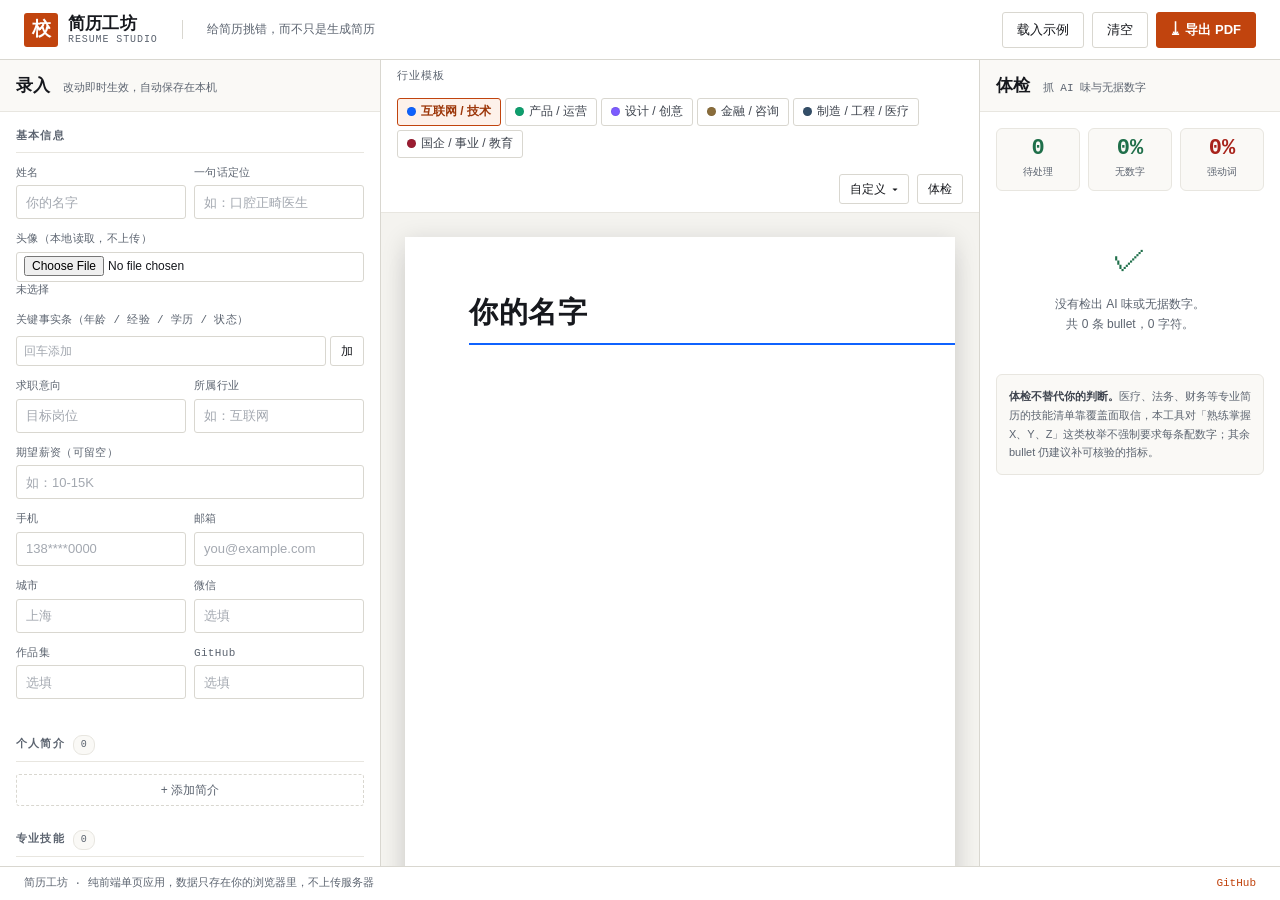
<file: app/index.html>
<!DOCTYPE html>
<html lang="zh-CN">
<head>
<meta charset="utf-8">
<meta name="viewport" content="width=device-width,initial-scale=1">
<title>简历工坊 · Resume Studio</title>
<meta name="description" content="一个专门抓「AI 味」和「编造数字」的简历工具。六套行业模板、实时预览、一键导出 PDF。">
<link rel="stylesheet" href="styles.css">
</head>
<body>

<!-- ===================== 顶栏 ===================== -->
<header class="topbar">
  <div class="brand">
    <span class="brand-mark" aria-hidden="true">校</span>
    <div class="brand-text">
      <strong>简历工坊</strong>
      <span>Resume Studio</span>
    </div>
  </div>

  <p class="tagline">给简历挑错，而不只是生成简历</p>

  <div class="topbar-actions">
    <button type="button" class="btn btn-ghost" id="btn-sample">载入示例</button>
    <button type="button" class="btn btn-ghost" id="btn-clear">清空</button>
    <button type="button" class="btn btn-primary" id="btn-export">
      <span class="btn-ico" aria-hidden="true">⤓</span>导出 PDF
    </button>
  </div>
</header>

<!-- ===================== 主体三栏 ===================== -->
<main class="layout">

  <!-- ---------- 左：录入 ---------- -->
  <aside class="pane pane-form" aria-label="简历信息录入">
    <div class="pane-head">
      <h2>录入</h2>
      <span class="pane-hint">改动即时生效，自动保存在本机</span>
    </div>
    <div class="pane-body" id="form-root"><!-- JS 渲染 --></div>
  </aside>

  <!-- ---------- 中：预览 ---------- -->
  <section class="pane pane-stage" aria-label="简历预览">
    <div class="stage-bar">
      <div class="theme-switch" role="group" aria-label="行业模板">
        <span class="sb-label">行业模板</span>
        <div class="theme-btns" id="theme-btns"><!-- JS 渲染 --></div>
      </div>
      <div class="stage-bar-right">
        <button type="button" class="btn btn-ghost btn-sm" id="btn-tune" aria-expanded="false">
          自定义<span class="caret" aria-hidden="true">▾</span>
        </button>
        <button type="button" class="btn btn-ghost btn-sm" id="btn-lint-toggle" aria-expanded="true">
          体检<span class="lint-badge" id="lint-badge" hidden>0</span>
        </button>
      </div>
    </div>

    <!-- 自定义面板（默认收起） -->
    <div class="tune" id="tune-panel" hidden>
      <div class="tune-grid">
        <label class="field">
          <span class="f-label">主色</span>
          <span class="f-ctrl f-ctrl-row">
            <input type="color" id="tune-accent">
            <input type="text" id="tune-accent-text" class="input input-mono input-sm" spellcheck="false">
            <button type="button" class="btn btn-ghost btn-xs" id="tune-accent-reset">用模板默认</button>
          </span>
        </label>

        <label class="field">
          <span class="f-label">字号 <b class="f-val" id="tune-fs-val">100%</b></span>
          <span class="f-ctrl">
            <input type="range" id="tune-fs" min="70" max="160" step="5" value="100">
          </span>
        </label>

        <label class="field">
          <span class="f-label">密度</span>
          <span class="f-ctrl">
            <select id="tune-density" class="input input-sm">
              <option value="">模板默认</option>
              <option value="compact">紧凑</option>
              <option value="normal">适中</option>
              <option value="relaxed">舒展</option>
            </select>
          </span>
        </label>

        <label class="field">
          <span class="f-label">栏目标题样式</span>
          <span class="f-ctrl">
            <select id="tune-secstyle" class="input input-sm">
              <option value="">模板默认</option>
              <option value="bar">色块条</option>
              <option value="underline">下划线</option>
              <option value="plain">纯文字</option>
              <option value="numbered">编号</option>
            </select>
          </span>
        </label>

        <label class="field">
          <span class="f-label">头像</span>
          <span class="f-ctrl f-ctrl-row">
            <input type="checkbox" id="tune-photo" class="chk">
            <span class="f-sub">显示</span>
            <input type="number" id="tune-pw" class="input input-mono input-xs" min="12" max="45" title="宽 mm">
            <span class="f-sub">×</span>
            <input type="number" id="tune-ph" class="input input-mono input-xs" min="12" max="45" title="高 mm">
            <span class="f-sub">mm</span>
          </span>
        </label>

        <div class="field field-wide">
          <span class="f-label">模块开关与顺序</span>
          <div class="mod-order" id="mod-order"><!-- JS 渲染 --></div>
        </div>
      </div>
    </div>

    <div class="stage-scroll">
      <div class="paper-wrap">
        <iframe id="preview" title="简历预览" sandbox="allow-same-origin allow-modals"></iframe>
      </div>
    </div>
  </section>

  <!-- ---------- 右：体检 ---------- -->
  <aside class="pane pane-lint" id="lint-pane" aria-label="简历体检">
    <div class="pane-head">
      <h2>体检</h2>
      <span class="pane-hint">抓 AI 味与无据数字</span>
    </div>
    <div class="pane-body" id="lint-root"><!-- JS 渲染 --></div>
  </aside>

</main>

<footer class="foot">
  <span>简历工坊 · 纯前端单页应用，数据只存在你的浏览器里，不上传服务器</span>
  <span class="foot-links">
    <a href="https://github.com/FXBJ/resume-studio" target="_blank" rel="noopener">GitHub</a>
  </span>
</footer>

<script src="app.js"></script>
</body>
</html>
</file>
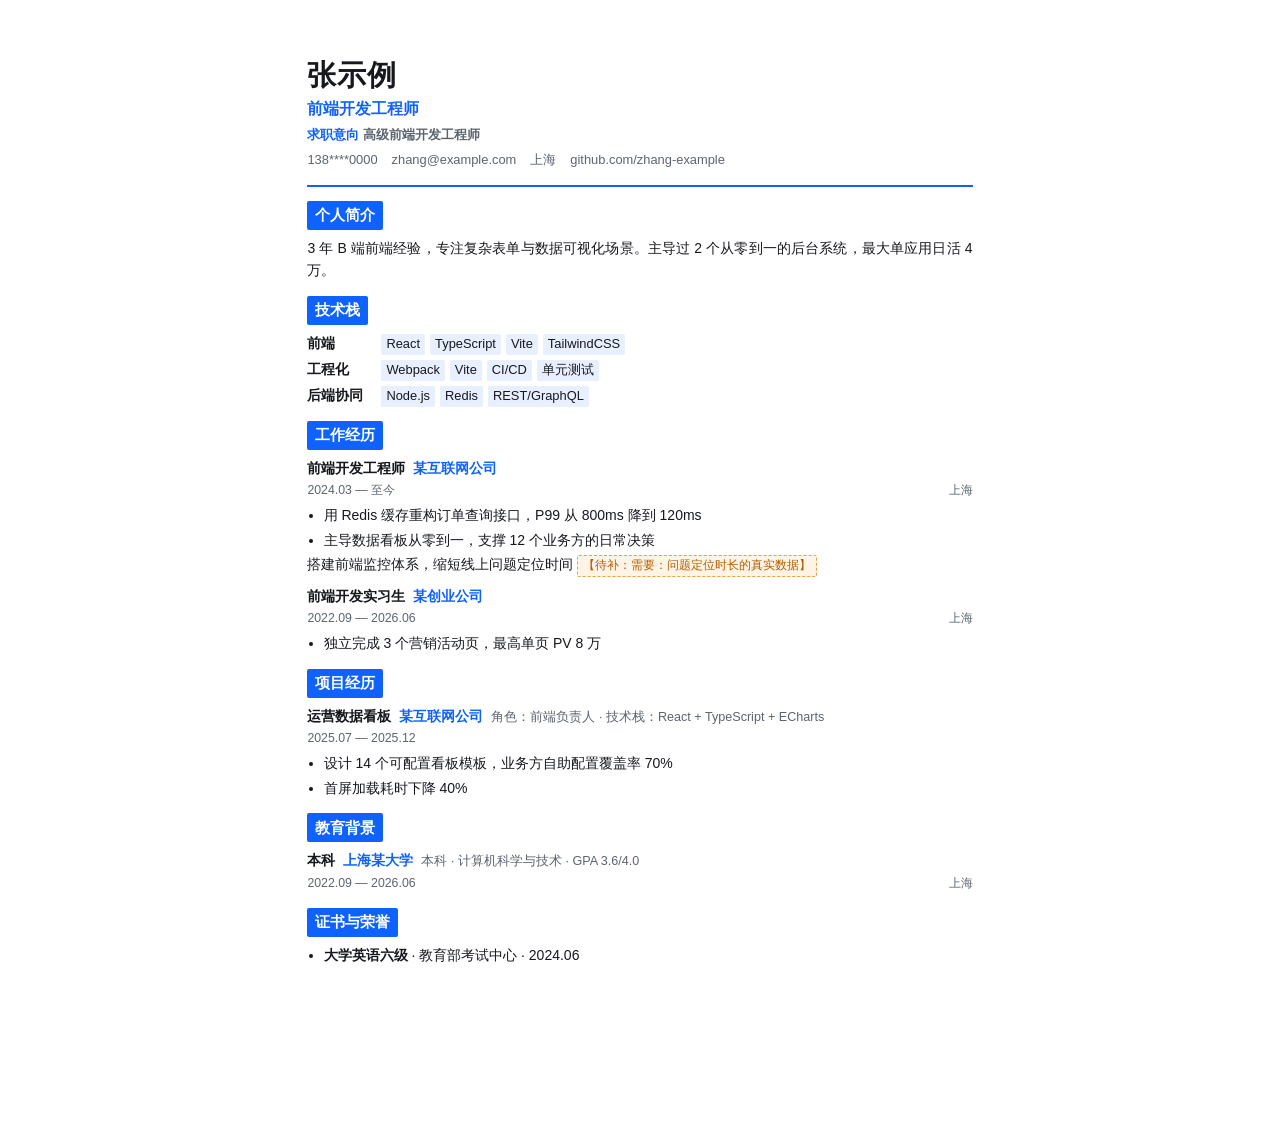
<file: examples/demo/default.html>
<!DOCTYPE html>
<html lang="zh-CN">
<head>
<meta charset="utf-8">
<meta name="viewport" content="width=device-width,initial-scale=1">
<title>张示例 · 简历</title>
<style>
:root{
  --accent:#0f62fe; --accent-soft:#e8f0ff;
  --ink:#16181d; --muted:#5c6470; --rule:#d8dce3;
  --fs:10.50pt; --lh:1.62;
}
*{box-sizing:border-box;}
html,body{margin:0;padding:0;background:#fff;}
body{
  font-family:-apple-system, "PingFang SC", "STHeiti", "Noto Sans CJK SC", "Microsoft YaHei", sans-serif;
  font-size:var(--fs); line-height:var(--lh);
  color:var(--ink); -webkit-font-smoothing:antialiased;
}
@page{size:A4;margin:0;}
.page{
  width:210mm; min-height:297mm; margin:0 auto;
  padding:16mm 17mm 14mm; background:#fff;
}

/* ---------- 头部 ---------- */
.hd{display:flex;gap:13px;align-items:flex-start;padding-bottom:14px;border-bottom:2px solid var(--accent);}
.photo{width:23mm;height:31mm;object-fit:cover;
  border-radius:2mm;flex:none;background:var(--accent-soft);}
.hd-main{flex:1;min-width:0;}
.hd-top{display:flex;flex-wrap:wrap;align-items:baseline;gap:2px 10px;}
.name{font-size:calc(var(--fs)*2.05);font-weight:700;margin:0;letter-spacing:.02em;line-height:1.1;}
.facts{display:flex;flex-wrap:wrap;gap:2px 8px;font-size:calc(var(--fs)*0.9);color:var(--muted);}
.fact{white-space:nowrap;}
.fact + .fact::before{content:"·";margin-right:8px;color:var(--rule);}
.headline{font-size:calc(var(--fs)*1.12);color:var(--accent);font-weight:600;margin:4px 0 3px;}
.target{font-size:calc(var(--fs)*0.94);color:var(--muted);margin:0 0 4px;}
.t-label{color:var(--accent);font-weight:600;margin-right:4px;}
.contact{display:flex;flex-wrap:wrap;gap:2px 14px;font-size:calc(var(--fs)*0.92);color:var(--muted);}
/* ---------- 栏目 ---------- */
.sec{margin-top:14px;counter-increment:sec;}
.sec>h2{
  font-size:calc(var(--fs)*1.06);font-weight:700;margin:0 0 7px;
  background:#0f62fe;color:#fff;padding:2.5px 8px;border-radius:2px;display:inline-block;
}
.summary{margin:0;text-align:justify;}
/* ---------- 条目 ---------- */
.entry{margin-bottom:8px;}
.entry:last-child{margin-bottom:0;}
.e-head{display:flex;flex-wrap:wrap;align-items:baseline;gap:2px 8px;}
.e-title{font-weight:700;font-size:calc(var(--fs)*1.03);}
.e-org{color:var(--accent);font-weight:600;}
.e-extra{color:var(--muted);font-size:calc(var(--fs)*0.9);}
.e-sub{color:var(--muted);font-size:calc(var(--fs)*0.88);margin-top:1px;display:flex;justify-content:space-between;gap:10px;}
.e-loc{color:var(--muted);font-size:calc(var(--fs)*0.88);flex:none;}
/* ---------- 经历标签 ---------- */
.tags{display:flex;flex-wrap:wrap;gap:3px 5px;margin-top:3px;}
.tag{background:var(--accent-soft);color:var(--ink);border-radius:2px;padding:0 5px;font-size:calc(var(--fs)*0.85);}
/* ---------- 列表 ---------- */
.bullets{margin:3px 0 0;padding-left:1.15em;}
.bullets li{margin-bottom:2px;text-align:justify;}
.bullets li:last-child{margin-bottom:0;}
.plain-list{margin:0;padding-left:1.15em;}
.plain-list li{margin-bottom:2px;}
.plain-list.tight li{margin-bottom:1px;}
.c-roles{color:var(--muted);}
code{font-family:ui-monospace,SFMono-Regular,Menlo,Consolas,monospace;font-size:.94em;background:var(--accent-soft);padding:0 3px;border-radius:2px;}
/* ---------- 技能 chip ---------- */
.sk-row{display:flex;flex-wrap:wrap;align-items:baseline;gap:3px 10px;margin-bottom:3px;}
.sk-row:last-child{margin-bottom:0;}
.sk-cat{font-weight:600;min-width:64px;color:var(--ink);}
.sk-items{display:flex;flex-wrap:wrap;gap:3px 5px;}
.chip{background:var(--accent-soft);color:var(--ink);border-radius:2px;padding:0 5px;font-size:calc(var(--fs)*0.92);}
/* ---------- 待补标记 ---------- */
.needs-data{list-style:none;margin-left:-1.15em;}
.todo{
  display:inline-block;margin-left:4px;padding:0 5px;border-radius:2px;
  background:#fff4e5;color:#b25e00;border:1px dashed #e8a33d;
  font-size:calc(var(--fs)*0.85);
}
/* ---------- 打印 ---------- */
@media print{
  body{background:#fff;}
  .page{width:auto;min-height:0;padding:0;}
  .needs-data{break-inside:avoid;}
  .entry,.sec{break-inside:avoid;}
}
</style>
</head>
<body>
<div class="page">
<header class="hd">
  
  <div class="hd-main">
    <div class="hd-top">
      <h1 class="name">张示例</h1>
      
    </div>
    <div class="headline">前端开发工程师</div>
    <div class="target"><span class="t-label">求职意向</span><b>高级前端开发工程师</b></div>
    <div class="contact"><span class="c-item">138****0000</span><span class="c-item">zhang@example.com</span><span class="c-item">上海</span><span class="c-item">github.com/zhang-example</span></div>
  </div>
</header>
<section class="sec"><h2>个人简介</h2><p class="summary">3 年 B 端前端经验，专注复杂表单与数据可视化场景。主导过 2 个从零到一的后台系统，最大单应用日活 4 万。</p></section>
<section class="sec"><h2>技术栈</h2><div class="sk-row"><span class="sk-cat">前端</span><span class="sk-items"><span class="chip">React</span><span class="chip">TypeScript</span><span class="chip">Vite</span><span class="chip">TailwindCSS</span></span></div><div class="sk-row"><span class="sk-cat">工程化</span><span class="sk-items"><span class="chip">Webpack</span><span class="chip">Vite</span><span class="chip">CI/CD</span><span class="chip">单元测试</span></span></div><div class="sk-row"><span class="sk-cat">后端协同</span><span class="sk-items"><span class="chip">Node.js</span><span class="chip">Redis</span><span class="chip">REST/GraphQL</span></span></div></section>
<section class="sec"><h2>工作经历</h2><div class="entry"><div class="e-head"><span class="e-title">前端开发工程师</span><span class="e-org">某互联网公司</span></div><div class="e-sub"><span>2024.03 — 至今</span><span class="e-loc">上海</span></div><ul class="bullets"><li>用 Redis 缓存重构订单查询接口，P99 从 800ms 降到 120ms</li><li>主导数据看板从零到一，支撑 12 个业务方的日常决策</li><li class="needs-data">搭建前端监控体系，缩短线上问题定位时间<span class="todo">【待补：需要：问题定位时长的真实数据】</span></li></ul></div><div class="entry"><div class="e-head"><span class="e-title">前端开发实习生</span><span class="e-org">某创业公司</span></div><div class="e-sub"><span>2022.09 — 2026.06</span><span class="e-loc">上海</span></div><ul class="bullets"><li>独立完成 3 个营销活动页，最高单页 PV 8 万</li></ul></div></section>
<section class="sec"><h2>项目经历</h2><div class="entry"><div class="e-head"><span class="e-title">运营数据看板</span><span class="e-org">某互联网公司</span><span class="e-extra">角色：前端负责人 · 技术栈：React + TypeScript + ECharts</span></div><div class="e-sub"><span>2025.07 — 2025.12</span><span class="e-loc"></span></div><ul class="bullets"><li>设计 14 个可配置看板模板，业务方自助配置覆盖率 70%</li><li>首屏加载耗时下降 40%</li></ul></div></section>
<section class="sec"><h2>教育背景</h2><div class="entry"><div class="e-head"><span class="e-title">本科</span><span class="e-org">上海某大学</span><span class="e-extra">本科 · 计算机科学与技术 · GPA 3.6/4.0</span></div><div class="e-sub"><span>2022.09 — 2026.06</span><span class="e-loc">上海</span></div></div></section>
<section class="sec"><h2>证书与荣誉</h2><ul class="plain-list"><li><strong>大学英语六级</strong> · 教育部考试中心 · 2024.06</li></ul></section>
</div>
</body>
</html>
</file>
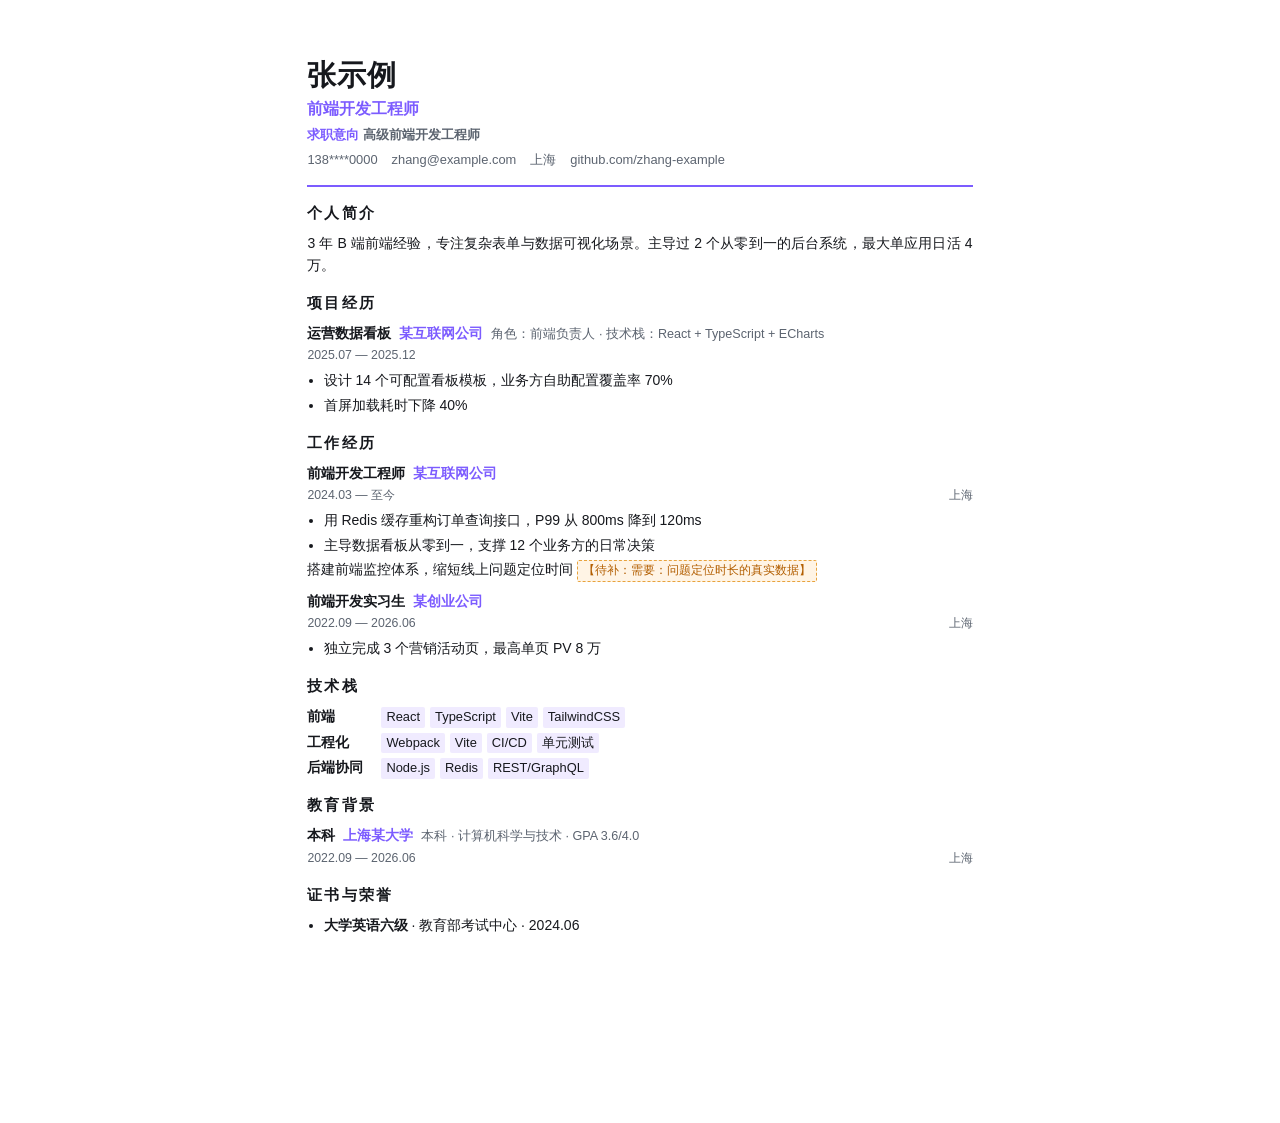
<file: examples/demo/design.html>
<!DOCTYPE html>
<html lang="zh-CN">
<head>
<meta charset="utf-8">
<meta name="viewport" content="width=device-width,initial-scale=1">
<title>张示例 · 简历</title>
<style>
:root{
  --accent:#7c5cff; --accent-soft:#f0ebff;
  --ink:#16181d; --muted:#5c6470; --rule:#d8dce3;
  --fs:10.50pt; --lh:1.62;
}
*{box-sizing:border-box;}
html,body{margin:0;padding:0;background:#fff;}
body{
  font-family:-apple-system, "PingFang SC", "STHeiti", "Noto Sans CJK SC", "Microsoft YaHei", sans-serif;
  font-size:var(--fs); line-height:var(--lh);
  color:var(--ink); -webkit-font-smoothing:antialiased;
}
@page{size:A4;margin:0;}
.page{
  width:210mm; min-height:297mm; margin:0 auto;
  padding:16mm 17mm 14mm; background:#fff;
}

/* ---------- 头部 ---------- */
.hd{display:flex;gap:13px;align-items:flex-start;padding-bottom:14px;border-bottom:2px solid var(--accent);}
.photo{width:26mm;height:34mm;object-fit:cover;
  border-radius:2mm;flex:none;background:var(--accent-soft);}
.hd-main{flex:1;min-width:0;}
.hd-top{display:flex;flex-wrap:wrap;align-items:baseline;gap:2px 10px;}
.name{font-size:calc(var(--fs)*2.05);font-weight:700;margin:0;letter-spacing:.02em;line-height:1.1;}
.facts{display:flex;flex-wrap:wrap;gap:2px 8px;font-size:calc(var(--fs)*0.9);color:var(--muted);}
.fact{white-space:nowrap;}
.fact + .fact::before{content:"·";margin-right:8px;color:var(--rule);}
.headline{font-size:calc(var(--fs)*1.12);color:var(--accent);font-weight:600;margin:4px 0 3px;}
.target{font-size:calc(var(--fs)*0.94);color:var(--muted);margin:0 0 4px;}
.t-label{color:var(--accent);font-weight:600;margin-right:4px;}
.contact{display:flex;flex-wrap:wrap;gap:2px 14px;font-size:calc(var(--fs)*0.92);color:var(--muted);}
/* ---------- 栏目 ---------- */
.sec{margin-top:14px;counter-increment:sec;}
.sec>h2{
  font-size:calc(var(--fs)*1.06);font-weight:700;margin:0 0 7px;
  color:#16181d;letter-spacing:.14em;text-transform:uppercase;
}
.summary{margin:0;text-align:justify;}
/* ---------- 条目 ---------- */
.entry{margin-bottom:8px;}
.entry:last-child{margin-bottom:0;}
.e-head{display:flex;flex-wrap:wrap;align-items:baseline;gap:2px 8px;}
.e-title{font-weight:700;font-size:calc(var(--fs)*1.03);}
.e-org{color:var(--accent);font-weight:600;}
.e-extra{color:var(--muted);font-size:calc(var(--fs)*0.9);}
.e-sub{color:var(--muted);font-size:calc(var(--fs)*0.88);margin-top:1px;display:flex;justify-content:space-between;gap:10px;}
.e-loc{color:var(--muted);font-size:calc(var(--fs)*0.88);flex:none;}
/* ---------- 经历标签 ---------- */
.tags{display:flex;flex-wrap:wrap;gap:3px 5px;margin-top:3px;}
.tag{background:var(--accent-soft);color:var(--ink);border-radius:2px;padding:0 5px;font-size:calc(var(--fs)*0.85);}
/* ---------- 列表 ---------- */
.bullets{margin:3px 0 0;padding-left:1.15em;}
.bullets li{margin-bottom:2px;text-align:justify;}
.bullets li:last-child{margin-bottom:0;}
.plain-list{margin:0;padding-left:1.15em;}
.plain-list li{margin-bottom:2px;}
.plain-list.tight li{margin-bottom:1px;}
.c-roles{color:var(--muted);}
code{font-family:ui-monospace,SFMono-Regular,Menlo,Consolas,monospace;font-size:.94em;background:var(--accent-soft);padding:0 3px;border-radius:2px;}
/* ---------- 技能 chip ---------- */
.sk-row{display:flex;flex-wrap:wrap;align-items:baseline;gap:3px 10px;margin-bottom:3px;}
.sk-row:last-child{margin-bottom:0;}
.sk-cat{font-weight:600;min-width:64px;color:var(--ink);}
.sk-items{display:flex;flex-wrap:wrap;gap:3px 5px;}
.chip{background:var(--accent-soft);color:var(--ink);border-radius:2px;padding:0 5px;font-size:calc(var(--fs)*0.92);}
/* ---------- 待补标记 ---------- */
.needs-data{list-style:none;margin-left:-1.15em;}
.todo{
  display:inline-block;margin-left:4px;padding:0 5px;border-radius:2px;
  background:#fff4e5;color:#b25e00;border:1px dashed #e8a33d;
  font-size:calc(var(--fs)*0.85);
}
/* ---------- 打印 ---------- */
@media print{
  body{background:#fff;}
  .page{width:auto;min-height:0;padding:0;}
  .needs-data{break-inside:avoid;}
  .entry,.sec{break-inside:avoid;}
}
</style>
</head>
<body>
<div class="page">
<header class="hd">
  
  <div class="hd-main">
    <div class="hd-top">
      <h1 class="name">张示例</h1>
      
    </div>
    <div class="headline">前端开发工程师</div>
    <div class="target"><span class="t-label">求职意向</span><b>高级前端开发工程师</b></div>
    <div class="contact"><span class="c-item">138****0000</span><span class="c-item">zhang@example.com</span><span class="c-item">上海</span><span class="c-item">github.com/zhang-example</span></div>
  </div>
</header>
<section class="sec"><h2>个人简介</h2><p class="summary">3 年 B 端前端经验，专注复杂表单与数据可视化场景。主导过 2 个从零到一的后台系统，最大单应用日活 4 万。</p></section>
<section class="sec"><h2>项目经历</h2><div class="entry"><div class="e-head"><span class="e-title">运营数据看板</span><span class="e-org">某互联网公司</span><span class="e-extra">角色：前端负责人 · 技术栈：React + TypeScript + ECharts</span></div><div class="e-sub"><span>2025.07 — 2025.12</span><span class="e-loc"></span></div><ul class="bullets"><li>设计 14 个可配置看板模板，业务方自助配置覆盖率 70%</li><li>首屏加载耗时下降 40%</li></ul></div></section>
<section class="sec"><h2>工作经历</h2><div class="entry"><div class="e-head"><span class="e-title">前端开发工程师</span><span class="e-org">某互联网公司</span></div><div class="e-sub"><span>2024.03 — 至今</span><span class="e-loc">上海</span></div><ul class="bullets"><li>用 Redis 缓存重构订单查询接口，P99 从 800ms 降到 120ms</li><li>主导数据看板从零到一，支撑 12 个业务方的日常决策</li><li class="needs-data">搭建前端监控体系，缩短线上问题定位时间<span class="todo">【待补：需要：问题定位时长的真实数据】</span></li></ul></div><div class="entry"><div class="e-head"><span class="e-title">前端开发实习生</span><span class="e-org">某创业公司</span></div><div class="e-sub"><span>2022.09 — 2026.06</span><span class="e-loc">上海</span></div><ul class="bullets"><li>独立完成 3 个营销活动页，最高单页 PV 8 万</li></ul></div></section>
<section class="sec"><h2>技术栈</h2><div class="sk-row"><span class="sk-cat">前端</span><span class="sk-items"><span class="chip">React</span><span class="chip">TypeScript</span><span class="chip">Vite</span><span class="chip">TailwindCSS</span></span></div><div class="sk-row"><span class="sk-cat">工程化</span><span class="sk-items"><span class="chip">Webpack</span><span class="chip">Vite</span><span class="chip">CI/CD</span><span class="chip">单元测试</span></span></div><div class="sk-row"><span class="sk-cat">后端协同</span><span class="sk-items"><span class="chip">Node.js</span><span class="chip">Redis</span><span class="chip">REST/GraphQL</span></span></div></section>
<section class="sec"><h2>教育背景</h2><div class="entry"><div class="e-head"><span class="e-title">本科</span><span class="e-org">上海某大学</span><span class="e-extra">本科 · 计算机科学与技术 · GPA 3.6/4.0</span></div><div class="e-sub"><span>2022.09 — 2026.06</span><span class="e-loc">上海</span></div></div></section>
<section class="sec"><h2>证书与荣誉</h2><ul class="plain-list"><li><strong>大学英语六级</strong> · 教育部考试中心 · 2024.06</li></ul></section>
</div>
</body>
</html>
</file>
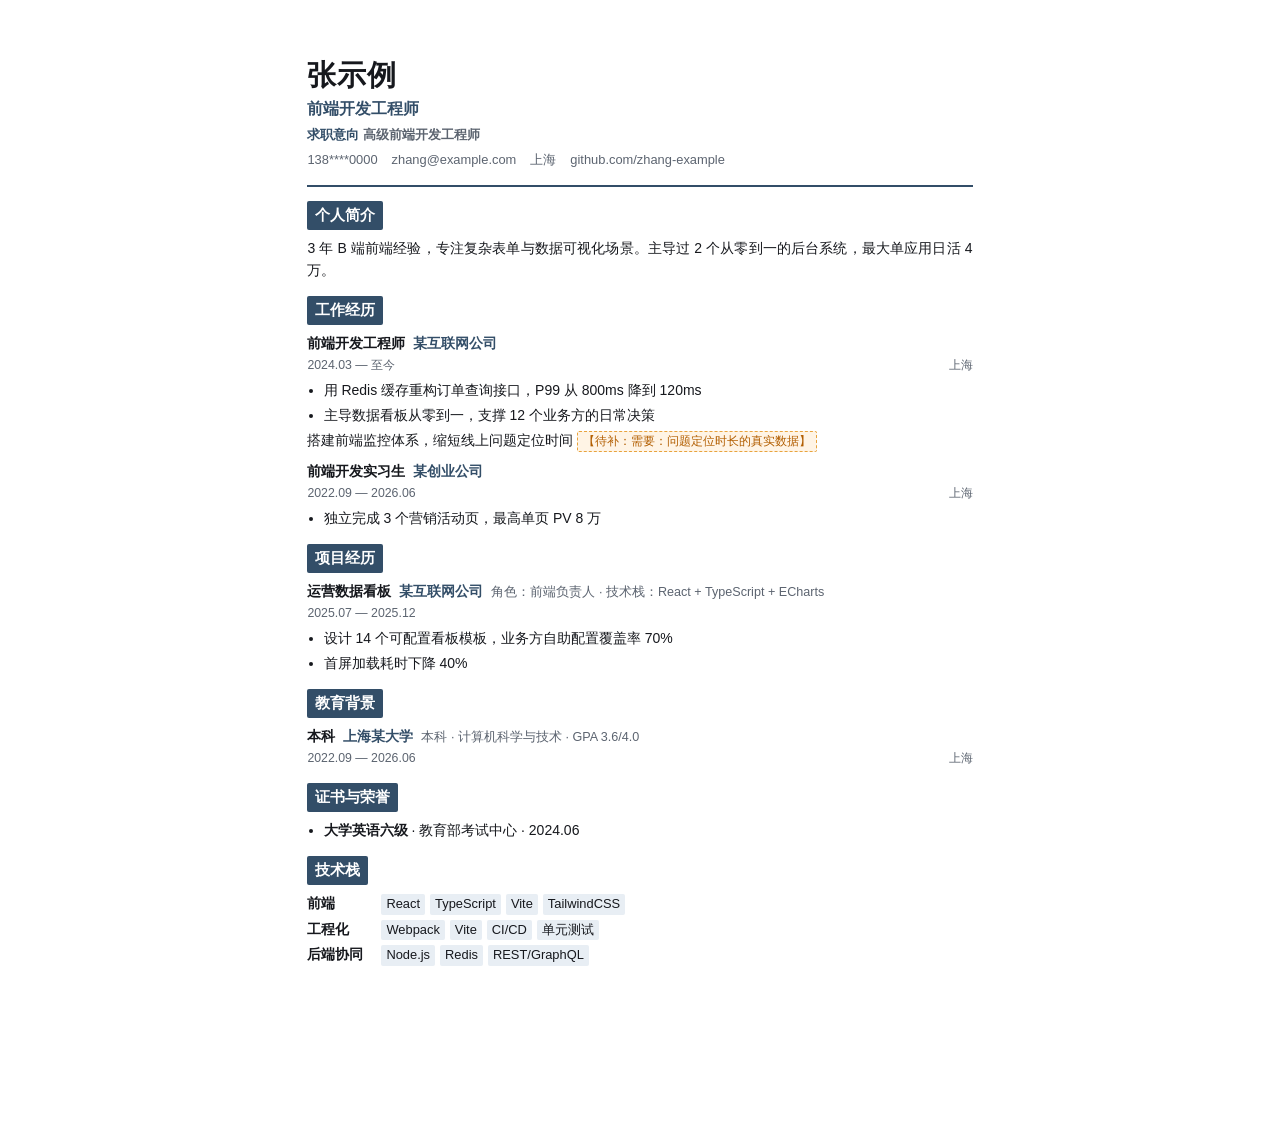
<file: examples/demo/engineering.html>
<!DOCTYPE html>
<html lang="zh-CN">
<head>
<meta charset="utf-8">
<meta name="viewport" content="width=device-width,initial-scale=1">
<title>张示例 · 简历</title>
<style>
:root{
  --accent:#334e68; --accent-soft:#e8eef4;
  --ink:#16181d; --muted:#5c6470; --rule:#d8dce3;
  --fs:10.50pt; --lh:1.62;
}
*{box-sizing:border-box;}
html,body{margin:0;padding:0;background:#fff;}
body{
  font-family:-apple-system, "PingFang SC", "STHeiti", "Noto Sans CJK SC", "Microsoft YaHei", sans-serif;
  font-size:var(--fs); line-height:var(--lh);
  color:var(--ink); -webkit-font-smoothing:antialiased;
}
@page{size:A4;margin:0;}
.page{
  width:210mm; min-height:297mm; margin:0 auto;
  padding:16mm 17mm 14mm; background:#fff;
}

/* ---------- 头部 ---------- */
.hd{display:flex;gap:13px;align-items:flex-start;padding-bottom:14px;border-bottom:2px solid var(--accent);}
.photo{width:23mm;height:31mm;object-fit:cover;
  border-radius:2mm;flex:none;background:var(--accent-soft);}
.hd-main{flex:1;min-width:0;}
.hd-top{display:flex;flex-wrap:wrap;align-items:baseline;gap:2px 10px;}
.name{font-size:calc(var(--fs)*2.05);font-weight:700;margin:0;letter-spacing:.02em;line-height:1.1;}
.facts{display:flex;flex-wrap:wrap;gap:2px 8px;font-size:calc(var(--fs)*0.9);color:var(--muted);}
.fact{white-space:nowrap;}
.fact + .fact::before{content:"·";margin-right:8px;color:var(--rule);}
.headline{font-size:calc(var(--fs)*1.12);color:var(--accent);font-weight:600;margin:4px 0 3px;}
.target{font-size:calc(var(--fs)*0.94);color:var(--muted);margin:0 0 4px;}
.t-label{color:var(--accent);font-weight:600;margin-right:4px;}
.contact{display:flex;flex-wrap:wrap;gap:2px 14px;font-size:calc(var(--fs)*0.92);color:var(--muted);}
/* ---------- 栏目 ---------- */
.sec{margin-top:14px;counter-increment:sec;}
.sec>h2{
  font-size:calc(var(--fs)*1.06);font-weight:700;margin:0 0 7px;
  background:#334e68;color:#fff;padding:2.5px 8px;border-radius:2px;display:inline-block;
}
.summary{margin:0;text-align:justify;}
/* ---------- 条目 ---------- */
.entry{margin-bottom:8px;}
.entry:last-child{margin-bottom:0;}
.e-head{display:flex;flex-wrap:wrap;align-items:baseline;gap:2px 8px;}
.e-title{font-weight:700;font-size:calc(var(--fs)*1.03);}
.e-org{color:var(--accent);font-weight:600;}
.e-extra{color:var(--muted);font-size:calc(var(--fs)*0.9);}
.e-sub{color:var(--muted);font-size:calc(var(--fs)*0.88);margin-top:1px;display:flex;justify-content:space-between;gap:10px;}
.e-loc{color:var(--muted);font-size:calc(var(--fs)*0.88);flex:none;}
/* ---------- 经历标签 ---------- */
.tags{display:flex;flex-wrap:wrap;gap:3px 5px;margin-top:3px;}
.tag{background:var(--accent-soft);color:var(--ink);border-radius:2px;padding:0 5px;font-size:calc(var(--fs)*0.85);}
/* ---------- 列表 ---------- */
.bullets{margin:3px 0 0;padding-left:1.15em;}
.bullets li{margin-bottom:2px;text-align:justify;}
.bullets li:last-child{margin-bottom:0;}
.plain-list{margin:0;padding-left:1.15em;}
.plain-list li{margin-bottom:2px;}
.plain-list.tight li{margin-bottom:1px;}
.c-roles{color:var(--muted);}
code{font-family:ui-monospace,SFMono-Regular,Menlo,Consolas,monospace;font-size:.94em;background:var(--accent-soft);padding:0 3px;border-radius:2px;}
/* ---------- 技能 chip ---------- */
.sk-row{display:flex;flex-wrap:wrap;align-items:baseline;gap:3px 10px;margin-bottom:3px;}
.sk-row:last-child{margin-bottom:0;}
.sk-cat{font-weight:600;min-width:64px;color:var(--ink);}
.sk-items{display:flex;flex-wrap:wrap;gap:3px 5px;}
.chip{background:var(--accent-soft);color:var(--ink);border-radius:2px;padding:0 5px;font-size:calc(var(--fs)*0.92);}
/* ---------- 待补标记 ---------- */
.needs-data{list-style:none;margin-left:-1.15em;}
.todo{
  display:inline-block;margin-left:4px;padding:0 5px;border-radius:2px;
  background:#fff4e5;color:#b25e00;border:1px dashed #e8a33d;
  font-size:calc(var(--fs)*0.85);
}
/* ---------- 打印 ---------- */
@media print{
  body{background:#fff;}
  .page{width:auto;min-height:0;padding:0;}
  .needs-data{break-inside:avoid;}
  .entry,.sec{break-inside:avoid;}
}
</style>
</head>
<body>
<div class="page">
<header class="hd">
  
  <div class="hd-main">
    <div class="hd-top">
      <h1 class="name">张示例</h1>
      
    </div>
    <div class="headline">前端开发工程师</div>
    <div class="target"><span class="t-label">求职意向</span><b>高级前端开发工程师</b></div>
    <div class="contact"><span class="c-item">138****0000</span><span class="c-item">zhang@example.com</span><span class="c-item">上海</span><span class="c-item">github.com/zhang-example</span></div>
  </div>
</header>
<section class="sec"><h2>个人简介</h2><p class="summary">3 年 B 端前端经验，专注复杂表单与数据可视化场景。主导过 2 个从零到一的后台系统，最大单应用日活 4 万。</p></section>
<section class="sec"><h2>工作经历</h2><div class="entry"><div class="e-head"><span class="e-title">前端开发工程师</span><span class="e-org">某互联网公司</span></div><div class="e-sub"><span>2024.03 — 至今</span><span class="e-loc">上海</span></div><ul class="bullets"><li>用 Redis 缓存重构订单查询接口，P99 从 800ms 降到 120ms</li><li>主导数据看板从零到一，支撑 12 个业务方的日常决策</li><li class="needs-data">搭建前端监控体系，缩短线上问题定位时间<span class="todo">【待补：需要：问题定位时长的真实数据】</span></li></ul></div><div class="entry"><div class="e-head"><span class="e-title">前端开发实习生</span><span class="e-org">某创业公司</span></div><div class="e-sub"><span>2022.09 — 2026.06</span><span class="e-loc">上海</span></div><ul class="bullets"><li>独立完成 3 个营销活动页，最高单页 PV 8 万</li></ul></div></section>
<section class="sec"><h2>项目经历</h2><div class="entry"><div class="e-head"><span class="e-title">运营数据看板</span><span class="e-org">某互联网公司</span><span class="e-extra">角色：前端负责人 · 技术栈：React + TypeScript + ECharts</span></div><div class="e-sub"><span>2025.07 — 2025.12</span><span class="e-loc"></span></div><ul class="bullets"><li>设计 14 个可配置看板模板，业务方自助配置覆盖率 70%</li><li>首屏加载耗时下降 40%</li></ul></div></section>
<section class="sec"><h2>教育背景</h2><div class="entry"><div class="e-head"><span class="e-title">本科</span><span class="e-org">上海某大学</span><span class="e-extra">本科 · 计算机科学与技术 · GPA 3.6/4.0</span></div><div class="e-sub"><span>2022.09 — 2026.06</span><span class="e-loc">上海</span></div></div></section>
<section class="sec"><h2>证书与荣誉</h2><ul class="plain-list"><li><strong>大学英语六级</strong> · 教育部考试中心 · 2024.06</li></ul></section>
<section class="sec"><h2>技术栈</h2><div class="sk-row"><span class="sk-cat">前端</span><span class="sk-items"><span class="chip">React</span><span class="chip">TypeScript</span><span class="chip">Vite</span><span class="chip">TailwindCSS</span></span></div><div class="sk-row"><span class="sk-cat">工程化</span><span class="sk-items"><span class="chip">Webpack</span><span class="chip">Vite</span><span class="chip">CI/CD</span><span class="chip">单元测试</span></span></div><div class="sk-row"><span class="sk-cat">后端协同</span><span class="sk-items"><span class="chip">Node.js</span><span class="chip">Redis</span><span class="chip">REST/GraphQL</span></span></div></section>
</div>
</body>
</html>
</file>
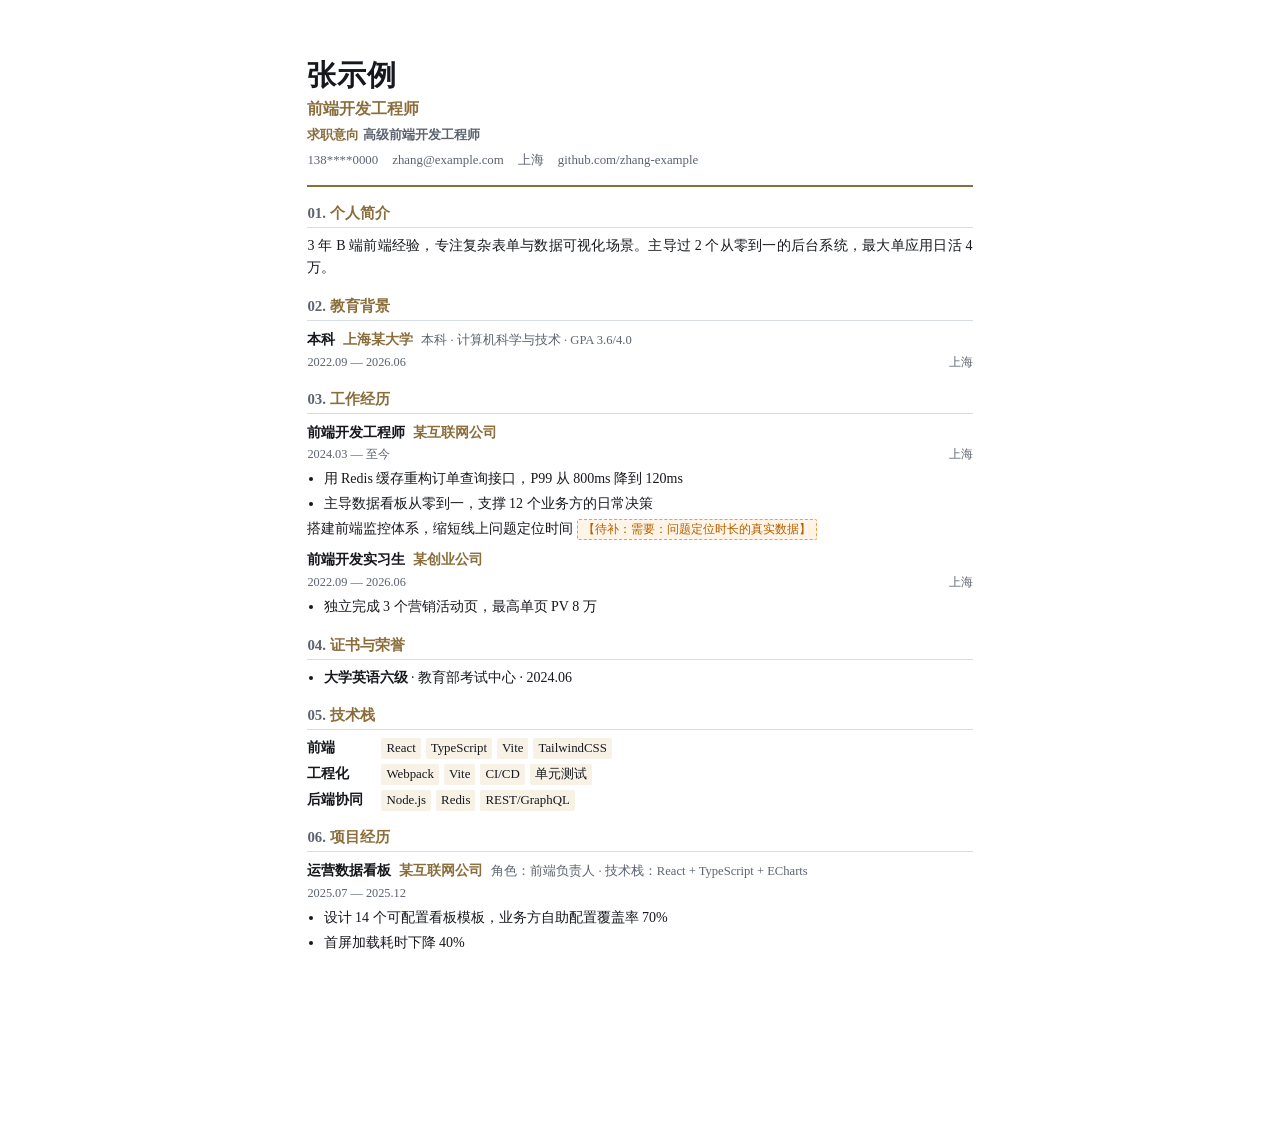
<file: examples/demo/finance.html>
<!DOCTYPE html>
<html lang="zh-CN">
<head>
<meta charset="utf-8">
<meta name="viewport" content="width=device-width,initial-scale=1">
<title>张示例 · 简历</title>
<style>
:root{
  --accent:#8a6d3b; --accent-soft:#f7f1e6;
  --ink:#16181d; --muted:#5c6470; --rule:#d8dce3;
  --fs:10.50pt; --lh:1.62;
}
*{box-sizing:border-box;}
html,body{margin:0;padding:0;background:#fff;}
body{
  font-family:"Songti SC", "Noto Serif CJK SC", "STSong", Georgia, serif;
  font-size:var(--fs); line-height:var(--lh);
  color:var(--ink); -webkit-font-smoothing:antialiased;
}
@page{size:A4;margin:0;}
.page{
  width:210mm; min-height:297mm; margin:0 auto;
  padding:16mm 17mm 14mm; background:#fff;
}
.sec{counter-increment:sec}.sec>h2::before{content:counter(sec,decimal-leading-zero)'. ';color:#5c6470}
/* ---------- 头部 ---------- */
.hd{display:flex;gap:13px;align-items:flex-start;padding-bottom:14px;border-bottom:2px solid var(--accent);}
.photo{width:23mm;height:31mm;object-fit:cover;
  border-radius:2mm;flex:none;background:var(--accent-soft);}
.hd-main{flex:1;min-width:0;}
.hd-top{display:flex;flex-wrap:wrap;align-items:baseline;gap:2px 10px;}
.name{font-size:calc(var(--fs)*2.05);font-weight:700;margin:0;letter-spacing:.02em;line-height:1.1;}
.facts{display:flex;flex-wrap:wrap;gap:2px 8px;font-size:calc(var(--fs)*0.9);color:var(--muted);}
.fact{white-space:nowrap;}
.fact + .fact::before{content:"·";margin-right:8px;color:var(--rule);}
.headline{font-size:calc(var(--fs)*1.12);color:var(--accent);font-weight:600;margin:4px 0 3px;}
.target{font-size:calc(var(--fs)*0.94);color:var(--muted);margin:0 0 4px;}
.t-label{color:var(--accent);font-weight:600;margin-right:4px;}
.contact{display:flex;flex-wrap:wrap;gap:2px 14px;font-size:calc(var(--fs)*0.92);color:var(--muted);}
/* ---------- 栏目 ---------- */
.sec{margin-top:14px;counter-increment:sec;}
.sec>h2{
  font-size:calc(var(--fs)*1.06);font-weight:700;margin:0 0 7px;
  color:#8a6d3b;border-bottom:1px solid #d8dce3;padding-bottom:2px;
}
.summary{margin:0;text-align:justify;}
/* ---------- 条目 ---------- */
.entry{margin-bottom:8px;}
.entry:last-child{margin-bottom:0;}
.e-head{display:flex;flex-wrap:wrap;align-items:baseline;gap:2px 8px;}
.e-title{font-weight:700;font-size:calc(var(--fs)*1.03);}
.e-org{color:var(--accent);font-weight:600;}
.e-extra{color:var(--muted);font-size:calc(var(--fs)*0.9);}
.e-sub{color:var(--muted);font-size:calc(var(--fs)*0.88);margin-top:1px;display:flex;justify-content:space-between;gap:10px;}
.e-loc{color:var(--muted);font-size:calc(var(--fs)*0.88);flex:none;}
/* ---------- 经历标签 ---------- */
.tags{display:flex;flex-wrap:wrap;gap:3px 5px;margin-top:3px;}
.tag{background:var(--accent-soft);color:var(--ink);border-radius:2px;padding:0 5px;font-size:calc(var(--fs)*0.85);}
/* ---------- 列表 ---------- */
.bullets{margin:3px 0 0;padding-left:1.15em;}
.bullets li{margin-bottom:2px;text-align:justify;}
.bullets li:last-child{margin-bottom:0;}
.plain-list{margin:0;padding-left:1.15em;}
.plain-list li{margin-bottom:2px;}
.plain-list.tight li{margin-bottom:1px;}
.c-roles{color:var(--muted);}
code{font-family:ui-monospace,SFMono-Regular,Menlo,Consolas,monospace;font-size:.94em;background:var(--accent-soft);padding:0 3px;border-radius:2px;}
/* ---------- 技能 chip ---------- */
.sk-row{display:flex;flex-wrap:wrap;align-items:baseline;gap:3px 10px;margin-bottom:3px;}
.sk-row:last-child{margin-bottom:0;}
.sk-cat{font-weight:600;min-width:64px;color:var(--ink);}
.sk-items{display:flex;flex-wrap:wrap;gap:3px 5px;}
.chip{background:var(--accent-soft);color:var(--ink);border-radius:2px;padding:0 5px;font-size:calc(var(--fs)*0.92);}
/* ---------- 待补标记 ---------- */
.needs-data{list-style:none;margin-left:-1.15em;}
.todo{
  display:inline-block;margin-left:4px;padding:0 5px;border-radius:2px;
  background:#fff4e5;color:#b25e00;border:1px dashed #e8a33d;
  font-size:calc(var(--fs)*0.85);
}
/* ---------- 打印 ---------- */
@media print{
  body{background:#fff;}
  .page{width:auto;min-height:0;padding:0;}
  .needs-data{break-inside:avoid;}
  .entry,.sec{break-inside:avoid;}
}
</style>
</head>
<body>
<div class="page">
<header class="hd">
  
  <div class="hd-main">
    <div class="hd-top">
      <h1 class="name">张示例</h1>
      
    </div>
    <div class="headline">前端开发工程师</div>
    <div class="target"><span class="t-label">求职意向</span><b>高级前端开发工程师</b></div>
    <div class="contact"><span class="c-item">138****0000</span><span class="c-item">zhang@example.com</span><span class="c-item">上海</span><span class="c-item">github.com/zhang-example</span></div>
  </div>
</header>
<section class="sec"><h2>个人简介</h2><p class="summary">3 年 B 端前端经验，专注复杂表单与数据可视化场景。主导过 2 个从零到一的后台系统，最大单应用日活 4 万。</p></section>
<section class="sec"><h2>教育背景</h2><div class="entry"><div class="e-head"><span class="e-title">本科</span><span class="e-org">上海某大学</span><span class="e-extra">本科 · 计算机科学与技术 · GPA 3.6/4.0</span></div><div class="e-sub"><span>2022.09 — 2026.06</span><span class="e-loc">上海</span></div></div></section>
<section class="sec"><h2>工作经历</h2><div class="entry"><div class="e-head"><span class="e-title">前端开发工程师</span><span class="e-org">某互联网公司</span></div><div class="e-sub"><span>2024.03 — 至今</span><span class="e-loc">上海</span></div><ul class="bullets"><li>用 Redis 缓存重构订单查询接口，P99 从 800ms 降到 120ms</li><li>主导数据看板从零到一，支撑 12 个业务方的日常决策</li><li class="needs-data">搭建前端监控体系，缩短线上问题定位时间<span class="todo">【待补：需要：问题定位时长的真实数据】</span></li></ul></div><div class="entry"><div class="e-head"><span class="e-title">前端开发实习生</span><span class="e-org">某创业公司</span></div><div class="e-sub"><span>2022.09 — 2026.06</span><span class="e-loc">上海</span></div><ul class="bullets"><li>独立完成 3 个营销活动页，最高单页 PV 8 万</li></ul></div></section>
<section class="sec"><h2>证书与荣誉</h2><ul class="plain-list"><li><strong>大学英语六级</strong> · 教育部考试中心 · 2024.06</li></ul></section>
<section class="sec"><h2>技术栈</h2><div class="sk-row"><span class="sk-cat">前端</span><span class="sk-items"><span class="chip">React</span><span class="chip">TypeScript</span><span class="chip">Vite</span><span class="chip">TailwindCSS</span></span></div><div class="sk-row"><span class="sk-cat">工程化</span><span class="sk-items"><span class="chip">Webpack</span><span class="chip">Vite</span><span class="chip">CI/CD</span><span class="chip">单元测试</span></span></div><div class="sk-row"><span class="sk-cat">后端协同</span><span class="sk-items"><span class="chip">Node.js</span><span class="chip">Redis</span><span class="chip">REST/GraphQL</span></span></div></section>
<section class="sec"><h2>项目经历</h2><div class="entry"><div class="e-head"><span class="e-title">运营数据看板</span><span class="e-org">某互联网公司</span><span class="e-extra">角色：前端负责人 · 技术栈：React + TypeScript + ECharts</span></div><div class="e-sub"><span>2025.07 — 2025.12</span><span class="e-loc"></span></div><ul class="bullets"><li>设计 14 个可配置看板模板，业务方自助配置覆盖率 70%</li><li>首屏加载耗时下降 40%</li></ul></div></section>
</div>
</body>
</html>
</file>
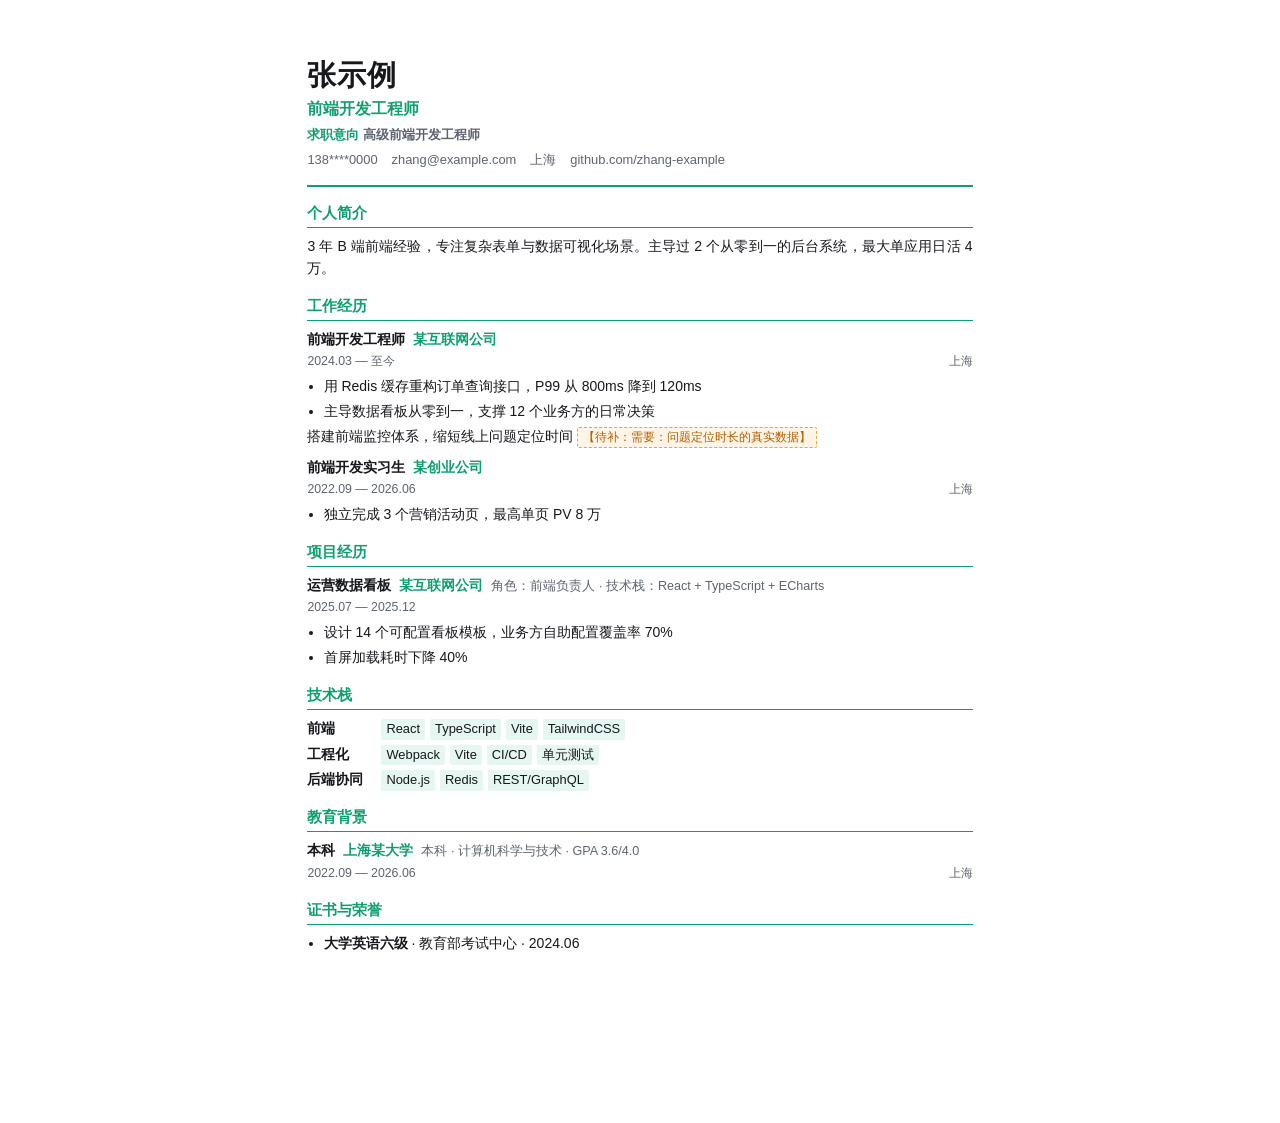
<file: examples/demo/product.html>
<!DOCTYPE html>
<html lang="zh-CN">
<head>
<meta charset="utf-8">
<meta name="viewport" content="width=device-width,initial-scale=1">
<title>张示例 · 简历</title>
<style>
:root{
  --accent:#0e9f6e; --accent-soft:#e6f6f0;
  --ink:#16181d; --muted:#5c6470; --rule:#d8dce3;
  --fs:10.50pt; --lh:1.62;
}
*{box-sizing:border-box;}
html,body{margin:0;padding:0;background:#fff;}
body{
  font-family:-apple-system, "PingFang SC", "STHeiti", "Noto Sans CJK SC", "Microsoft YaHei", sans-serif;
  font-size:var(--fs); line-height:var(--lh);
  color:var(--ink); -webkit-font-smoothing:antialiased;
}
@page{size:A4;margin:0;}
.page{
  width:210mm; min-height:297mm; margin:0 auto;
  padding:16mm 17mm 14mm; background:#fff;
}

/* ---------- 头部 ---------- */
.hd{display:flex;gap:13px;align-items:flex-start;padding-bottom:14px;border-bottom:2px solid var(--accent);}
.photo{width:23mm;height:31mm;object-fit:cover;
  border-radius:2mm;flex:none;background:var(--accent-soft);}
.hd-main{flex:1;min-width:0;}
.hd-top{display:flex;flex-wrap:wrap;align-items:baseline;gap:2px 10px;}
.name{font-size:calc(var(--fs)*2.05);font-weight:700;margin:0;letter-spacing:.02em;line-height:1.1;}
.facts{display:flex;flex-wrap:wrap;gap:2px 8px;font-size:calc(var(--fs)*0.9);color:var(--muted);}
.fact{white-space:nowrap;}
.fact + .fact::before{content:"·";margin-right:8px;color:var(--rule);}
.headline{font-size:calc(var(--fs)*1.12);color:var(--accent);font-weight:600;margin:4px 0 3px;}
.target{font-size:calc(var(--fs)*0.94);color:var(--muted);margin:0 0 4px;}
.t-label{color:var(--accent);font-weight:600;margin-right:4px;}
.contact{display:flex;flex-wrap:wrap;gap:2px 14px;font-size:calc(var(--fs)*0.92);color:var(--muted);}
/* ---------- 栏目 ---------- */
.sec{margin-top:14px;counter-increment:sec;}
.sec>h2{
  font-size:calc(var(--fs)*1.06);font-weight:700;margin:0 0 7px;
  color:#0e9f6e;border-bottom:1.5px solid #0e9f6e;padding-bottom:2px;display:block;
}
.summary{margin:0;text-align:justify;}
/* ---------- 条目 ---------- */
.entry{margin-bottom:8px;}
.entry:last-child{margin-bottom:0;}
.e-head{display:flex;flex-wrap:wrap;align-items:baseline;gap:2px 8px;}
.e-title{font-weight:700;font-size:calc(var(--fs)*1.03);}
.e-org{color:var(--accent);font-weight:600;}
.e-extra{color:var(--muted);font-size:calc(var(--fs)*0.9);}
.e-sub{color:var(--muted);font-size:calc(var(--fs)*0.88);margin-top:1px;display:flex;justify-content:space-between;gap:10px;}
.e-loc{color:var(--muted);font-size:calc(var(--fs)*0.88);flex:none;}
/* ---------- 经历标签 ---------- */
.tags{display:flex;flex-wrap:wrap;gap:3px 5px;margin-top:3px;}
.tag{background:var(--accent-soft);color:var(--ink);border-radius:2px;padding:0 5px;font-size:calc(var(--fs)*0.85);}
/* ---------- 列表 ---------- */
.bullets{margin:3px 0 0;padding-left:1.15em;}
.bullets li{margin-bottom:2px;text-align:justify;}
.bullets li:last-child{margin-bottom:0;}
.plain-list{margin:0;padding-left:1.15em;}
.plain-list li{margin-bottom:2px;}
.plain-list.tight li{margin-bottom:1px;}
.c-roles{color:var(--muted);}
code{font-family:ui-monospace,SFMono-Regular,Menlo,Consolas,monospace;font-size:.94em;background:var(--accent-soft);padding:0 3px;border-radius:2px;}
/* ---------- 技能 chip ---------- */
.sk-row{display:flex;flex-wrap:wrap;align-items:baseline;gap:3px 10px;margin-bottom:3px;}
.sk-row:last-child{margin-bottom:0;}
.sk-cat{font-weight:600;min-width:64px;color:var(--ink);}
.sk-items{display:flex;flex-wrap:wrap;gap:3px 5px;}
.chip{background:var(--accent-soft);color:var(--ink);border-radius:2px;padding:0 5px;font-size:calc(var(--fs)*0.92);}
/* ---------- 待补标记 ---------- */
.needs-data{list-style:none;margin-left:-1.15em;}
.todo{
  display:inline-block;margin-left:4px;padding:0 5px;border-radius:2px;
  background:#fff4e5;color:#b25e00;border:1px dashed #e8a33d;
  font-size:calc(var(--fs)*0.85);
}
/* ---------- 打印 ---------- */
@media print{
  body{background:#fff;}
  .page{width:auto;min-height:0;padding:0;}
  .needs-data{break-inside:avoid;}
  .entry,.sec{break-inside:avoid;}
}
</style>
</head>
<body>
<div class="page">
<header class="hd">
  
  <div class="hd-main">
    <div class="hd-top">
      <h1 class="name">张示例</h1>
      
    </div>
    <div class="headline">前端开发工程师</div>
    <div class="target"><span class="t-label">求职意向</span><b>高级前端开发工程师</b></div>
    <div class="contact"><span class="c-item">138****0000</span><span class="c-item">zhang@example.com</span><span class="c-item">上海</span><span class="c-item">github.com/zhang-example</span></div>
  </div>
</header>
<section class="sec"><h2>个人简介</h2><p class="summary">3 年 B 端前端经验，专注复杂表单与数据可视化场景。主导过 2 个从零到一的后台系统，最大单应用日活 4 万。</p></section>
<section class="sec"><h2>工作经历</h2><div class="entry"><div class="e-head"><span class="e-title">前端开发工程师</span><span class="e-org">某互联网公司</span></div><div class="e-sub"><span>2024.03 — 至今</span><span class="e-loc">上海</span></div><ul class="bullets"><li>用 Redis 缓存重构订单查询接口，P99 从 800ms 降到 120ms</li><li>主导数据看板从零到一，支撑 12 个业务方的日常决策</li><li class="needs-data">搭建前端监控体系，缩短线上问题定位时间<span class="todo">【待补：需要：问题定位时长的真实数据】</span></li></ul></div><div class="entry"><div class="e-head"><span class="e-title">前端开发实习生</span><span class="e-org">某创业公司</span></div><div class="e-sub"><span>2022.09 — 2026.06</span><span class="e-loc">上海</span></div><ul class="bullets"><li>独立完成 3 个营销活动页，最高单页 PV 8 万</li></ul></div></section>
<section class="sec"><h2>项目经历</h2><div class="entry"><div class="e-head"><span class="e-title">运营数据看板</span><span class="e-org">某互联网公司</span><span class="e-extra">角色：前端负责人 · 技术栈：React + TypeScript + ECharts</span></div><div class="e-sub"><span>2025.07 — 2025.12</span><span class="e-loc"></span></div><ul class="bullets"><li>设计 14 个可配置看板模板，业务方自助配置覆盖率 70%</li><li>首屏加载耗时下降 40%</li></ul></div></section>
<section class="sec"><h2>技术栈</h2><div class="sk-row"><span class="sk-cat">前端</span><span class="sk-items"><span class="chip">React</span><span class="chip">TypeScript</span><span class="chip">Vite</span><span class="chip">TailwindCSS</span></span></div><div class="sk-row"><span class="sk-cat">工程化</span><span class="sk-items"><span class="chip">Webpack</span><span class="chip">Vite</span><span class="chip">CI/CD</span><span class="chip">单元测试</span></span></div><div class="sk-row"><span class="sk-cat">后端协同</span><span class="sk-items"><span class="chip">Node.js</span><span class="chip">Redis</span><span class="chip">REST/GraphQL</span></span></div></section>
<section class="sec"><h2>教育背景</h2><div class="entry"><div class="e-head"><span class="e-title">本科</span><span class="e-org">上海某大学</span><span class="e-extra">本科 · 计算机科学与技术 · GPA 3.6/4.0</span></div><div class="e-sub"><span>2022.09 — 2026.06</span><span class="e-loc">上海</span></div></div></section>
<section class="sec"><h2>证书与荣誉</h2><ul class="plain-list"><li><strong>大学英语六级</strong> · 教育部考试中心 · 2024.06</li></ul></section>
</div>
</body>
</html>
</file>
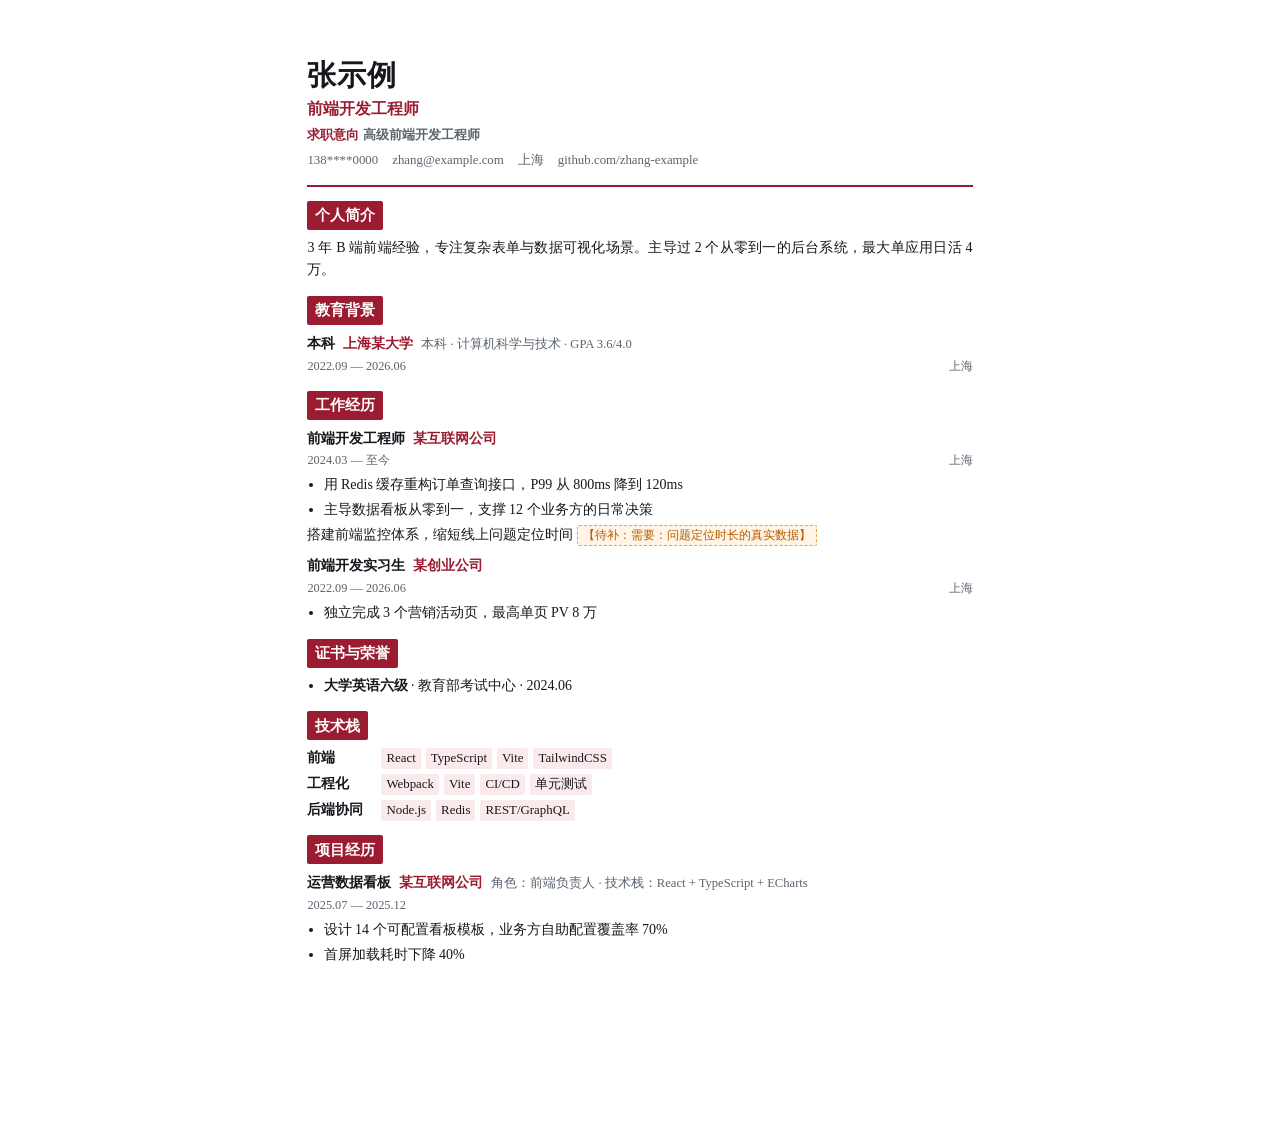
<file: examples/demo/public.html>
<!DOCTYPE html>
<html lang="zh-CN">
<head>
<meta charset="utf-8">
<meta name="viewport" content="width=device-width,initial-scale=1">
<title>张示例 · 简历</title>
<style>
:root{
  --accent:#9b1c31; --accent-soft:#fbeaec;
  --ink:#16181d; --muted:#5c6470; --rule:#d8dce3;
  --fs:10.50pt; --lh:1.62;
}
*{box-sizing:border-box;}
html,body{margin:0;padding:0;background:#fff;}
body{
  font-family:"Songti SC", "Noto Serif CJK SC", "STSong", Georgia, serif;
  font-size:var(--fs); line-height:var(--lh);
  color:var(--ink); -webkit-font-smoothing:antialiased;
}
@page{size:A4;margin:0;}
.page{
  width:210mm; min-height:297mm; margin:0 auto;
  padding:16mm 17mm 14mm; background:#fff;
}

/* ---------- 头部 ---------- */
.hd{display:flex;gap:13px;align-items:flex-start;padding-bottom:14px;border-bottom:2px solid var(--accent);}
.photo{width:23mm;height:31mm;object-fit:cover;
  border-radius:2mm;flex:none;background:var(--accent-soft);}
.hd-main{flex:1;min-width:0;}
.hd-top{display:flex;flex-wrap:wrap;align-items:baseline;gap:2px 10px;}
.name{font-size:calc(var(--fs)*2.05);font-weight:700;margin:0;letter-spacing:.02em;line-height:1.1;}
.facts{display:flex;flex-wrap:wrap;gap:2px 8px;font-size:calc(var(--fs)*0.9);color:var(--muted);}
.fact{white-space:nowrap;}
.fact + .fact::before{content:"·";margin-right:8px;color:var(--rule);}
.headline{font-size:calc(var(--fs)*1.12);color:var(--accent);font-weight:600;margin:4px 0 3px;}
.target{font-size:calc(var(--fs)*0.94);color:var(--muted);margin:0 0 4px;}
.t-label{color:var(--accent);font-weight:600;margin-right:4px;}
.contact{display:flex;flex-wrap:wrap;gap:2px 14px;font-size:calc(var(--fs)*0.92);color:var(--muted);}
/* ---------- 栏目 ---------- */
.sec{margin-top:14px;counter-increment:sec;}
.sec>h2{
  font-size:calc(var(--fs)*1.06);font-weight:700;margin:0 0 7px;
  background:#9b1c31;color:#fff;padding:2.5px 8px;border-radius:2px;display:inline-block;
}
.summary{margin:0;text-align:justify;}
/* ---------- 条目 ---------- */
.entry{margin-bottom:8px;}
.entry:last-child{margin-bottom:0;}
.e-head{display:flex;flex-wrap:wrap;align-items:baseline;gap:2px 8px;}
.e-title{font-weight:700;font-size:calc(var(--fs)*1.03);}
.e-org{color:var(--accent);font-weight:600;}
.e-extra{color:var(--muted);font-size:calc(var(--fs)*0.9);}
.e-sub{color:var(--muted);font-size:calc(var(--fs)*0.88);margin-top:1px;display:flex;justify-content:space-between;gap:10px;}
.e-loc{color:var(--muted);font-size:calc(var(--fs)*0.88);flex:none;}
/* ---------- 经历标签 ---------- */
.tags{display:flex;flex-wrap:wrap;gap:3px 5px;margin-top:3px;}
.tag{background:var(--accent-soft);color:var(--ink);border-radius:2px;padding:0 5px;font-size:calc(var(--fs)*0.85);}
/* ---------- 列表 ---------- */
.bullets{margin:3px 0 0;padding-left:1.15em;}
.bullets li{margin-bottom:2px;text-align:justify;}
.bullets li:last-child{margin-bottom:0;}
.plain-list{margin:0;padding-left:1.15em;}
.plain-list li{margin-bottom:2px;}
.plain-list.tight li{margin-bottom:1px;}
.c-roles{color:var(--muted);}
code{font-family:ui-monospace,SFMono-Regular,Menlo,Consolas,monospace;font-size:.94em;background:var(--accent-soft);padding:0 3px;border-radius:2px;}
/* ---------- 技能 chip ---------- */
.sk-row{display:flex;flex-wrap:wrap;align-items:baseline;gap:3px 10px;margin-bottom:3px;}
.sk-row:last-child{margin-bottom:0;}
.sk-cat{font-weight:600;min-width:64px;color:var(--ink);}
.sk-items{display:flex;flex-wrap:wrap;gap:3px 5px;}
.chip{background:var(--accent-soft);color:var(--ink);border-radius:2px;padding:0 5px;font-size:calc(var(--fs)*0.92);}
/* ---------- 待补标记 ---------- */
.needs-data{list-style:none;margin-left:-1.15em;}
.todo{
  display:inline-block;margin-left:4px;padding:0 5px;border-radius:2px;
  background:#fff4e5;color:#b25e00;border:1px dashed #e8a33d;
  font-size:calc(var(--fs)*0.85);
}
/* ---------- 打印 ---------- */
@media print{
  body{background:#fff;}
  .page{width:auto;min-height:0;padding:0;}
  .needs-data{break-inside:avoid;}
  .entry,.sec{break-inside:avoid;}
}
</style>
</head>
<body>
<div class="page">
<header class="hd">
  
  <div class="hd-main">
    <div class="hd-top">
      <h1 class="name">张示例</h1>
      
    </div>
    <div class="headline">前端开发工程师</div>
    <div class="target"><span class="t-label">求职意向</span><b>高级前端开发工程师</b></div>
    <div class="contact"><span class="c-item">138****0000</span><span class="c-item">zhang@example.com</span><span class="c-item">上海</span><span class="c-item">github.com/zhang-example</span></div>
  </div>
</header>
<section class="sec"><h2>个人简介</h2><p class="summary">3 年 B 端前端经验，专注复杂表单与数据可视化场景。主导过 2 个从零到一的后台系统，最大单应用日活 4 万。</p></section>
<section class="sec"><h2>教育背景</h2><div class="entry"><div class="e-head"><span class="e-title">本科</span><span class="e-org">上海某大学</span><span class="e-extra">本科 · 计算机科学与技术 · GPA 3.6/4.0</span></div><div class="e-sub"><span>2022.09 — 2026.06</span><span class="e-loc">上海</span></div></div></section>
<section class="sec"><h2>工作经历</h2><div class="entry"><div class="e-head"><span class="e-title">前端开发工程师</span><span class="e-org">某互联网公司</span></div><div class="e-sub"><span>2024.03 — 至今</span><span class="e-loc">上海</span></div><ul class="bullets"><li>用 Redis 缓存重构订单查询接口，P99 从 800ms 降到 120ms</li><li>主导数据看板从零到一，支撑 12 个业务方的日常决策</li><li class="needs-data">搭建前端监控体系，缩短线上问题定位时间<span class="todo">【待补：需要：问题定位时长的真实数据】</span></li></ul></div><div class="entry"><div class="e-head"><span class="e-title">前端开发实习生</span><span class="e-org">某创业公司</span></div><div class="e-sub"><span>2022.09 — 2026.06</span><span class="e-loc">上海</span></div><ul class="bullets"><li>独立完成 3 个营销活动页，最高单页 PV 8 万</li></ul></div></section>
<section class="sec"><h2>证书与荣誉</h2><ul class="plain-list"><li><strong>大学英语六级</strong> · 教育部考试中心 · 2024.06</li></ul></section>
<section class="sec"><h2>技术栈</h2><div class="sk-row"><span class="sk-cat">前端</span><span class="sk-items"><span class="chip">React</span><span class="chip">TypeScript</span><span class="chip">Vite</span><span class="chip">TailwindCSS</span></span></div><div class="sk-row"><span class="sk-cat">工程化</span><span class="sk-items"><span class="chip">Webpack</span><span class="chip">Vite</span><span class="chip">CI/CD</span><span class="chip">单元测试</span></span></div><div class="sk-row"><span class="sk-cat">后端协同</span><span class="sk-items"><span class="chip">Node.js</span><span class="chip">Redis</span><span class="chip">REST/GraphQL</span></span></div></section>
<section class="sec"><h2>项目经历</h2><div class="entry"><div class="e-head"><span class="e-title">运营数据看板</span><span class="e-org">某互联网公司</span><span class="e-extra">角色：前端负责人 · 技术栈：React + TypeScript + ECharts</span></div><div class="e-sub"><span>2025.07 — 2025.12</span><span class="e-loc"></span></div><ul class="bullets"><li>设计 14 个可配置看板模板，业务方自助配置覆盖率 70%</li><li>首屏加载耗时下降 40%</li></ul></div></section>
</div>
</body>
</html>
</file>
<file: app/styles.css>
/* ==========================================================================
   简历工坊 · Resume Studio — 应用外观
   设计方向：「校勘仪」。等宽字做度量标签，衬线字做标题，单一校勘红强调色，
   纸张质感预览区。产品是给简历挑错的，工具该像仪器而不是玩具。
   ========================================================================== */

:root{
  /* —— 色彩：主色 60 / 辅助 30 / 强调 10 —— */
  --paper:      #f4f3ef;   /* 应用底：纸 */
  --surface:    #ffffff;   /* 卡片 */
  --surface-2:  #faf9f6;   /* 次级面 */
  --ink:        #16181d;   /* 正文 */
  --ink-2:      #3d434d;   /* 次级正文 */
  --muted:      #5c6470;   /* 弱信息（对白 5.9:1） */
  --rule:       #d9d7d0;   /* 分隔线 */
  --rule-soft:  #e8e6e0;

  --accent:     #c1440e;   /* 校勘红（对白 5.1:1） */
  --accent-dk:  #9c3609;
  --accent-sf:  #fdf1ea;   /* 强调浅底 */
  --ok:         #1f6f4a;
  --ok-sf:      #eaf5ef;
  --warn:       #9a5b00;
  --warn-sf:    #fff6e6;
  --err:        #a8231b;
  --err-sf:     #fdeceb;

  /* —— 字体：衬线标题 + 等宽度量 + 无衬线正文 —— */
  --f-display: "Songti SC", "Noto Serif CJK SC", "STSong", Georgia, "Times New Roman", serif;
  --f-mono:    ui-monospace, SFMono-Regular, "SF Mono", Menlo, Consolas, "Liberation Mono", monospace;
  --f-body:    -apple-system, "PingFang SC", "Noto Sans CJK SC", "Microsoft YaHei", sans-serif;

  /* —— 字阶 —— */
  --fs-xs: 11px; --fs-sm: 12px; --fs-md: 13px; --fs-lg: 15px;
  --fs-h3: 17px; --fs-h2: 22px; --fs-h1: 30px;

  /* —— 间距 —— */
  --sp-1: 4px; --sp-2: 8px; --sp-3: 12px; --sp-4: 16px; --sp-5: 24px; --sp-6: 32px;

  /* —— 圆角与阴影（3 级，Y 偏移 2/8/24） —— */
  --r-sm: 3px; --r-md: 6px; --r-lg: 10px;
  --sh-1: 0 1px 2px rgba(22,24,29,.06), 0 2px 2px rgba(22,24,29,.04);
  --sh-2: 0 2px 8px rgba(22,24,29,.08), 0 8px 8px rgba(22,24,29,.05);
  --sh-3: 0 4px 24px rgba(22,24,29,.14), 0 24px 24px rgba(22,24,29,.06);

  /* —— 动效：微交互 150-200 / 常规 300-400 / 场景 600-800 —— */
  --t-micro: 180ms; --t-base: 320ms; --t-scene: 700ms;
  --ease-out: cubic-bezier(.16,1,.3,1);
  --ease-in-out: cubic-bezier(.4,0,.2,1);

  --topbar-h: 60px;
}

*,*::before,*::after{box-sizing:border-box;}
html,body{margin:0;padding:0;height:100%;}

body{
  font-family:var(--f-body);
  font-size:var(--fs-md);
  line-height:1.6;
  color:var(--ink);
  background:var(--paper);
  -webkit-font-smoothing:antialiased;
  text-rendering:optimizeLegibility;
}

/* 纸张氛围：极淡的网格底纹，呼应「校勘用纸」 */
body::before{
  content:"";position:fixed;inset:0;z-index:0;pointer-events:none;
  background-image:
    linear-gradient(rgba(22,24,29,.022) 1px, transparent 1px),
    linear-gradient(90deg, rgba(22,24,29,.022) 1px, transparent 1px);
  background-size:28px 28px;
}

#app, .topbar, .layout, .foot{position:relative;z-index:1;}

/* ============================== 通用控件 ============================== */

.btn{
  font-family:var(--f-body);font-size:var(--fs-md);line-height:1;
  display:inline-flex;align-items:center;gap:6px;
  min-height:36px;padding:0 14px;border-radius:var(--r-sm);
  border:1px solid var(--rule);background:var(--surface);color:var(--ink);
  cursor:pointer;white-space:nowrap;
  transition:background var(--t-micro) var(--ease-out),
             border-color var(--t-micro) var(--ease-out),
             transform var(--t-micro) var(--ease-out);
}
.btn:hover{background:var(--surface-2);border-color:#c4c1b8;}
.btn:active{transform:translateY(1px);}
.btn:focus-visible{outline:2px solid var(--accent);outline-offset:2px;}

.btn-primary{
  background:var(--accent);border-color:var(--accent);color:#fff;font-weight:600;
}
.btn-primary:hover{background:var(--accent-dk);border-color:var(--accent-dk);}

.btn-ghost{background:transparent;}
.btn-ghost:hover{background:var(--surface);}

.btn-sm{min-height:30px;padding:0 10px;font-size:var(--fs-sm);}
.btn-xs{min-height:24px;padding:0 7px;font-size:var(--fs-xs);}
.btn-ico{font-size:15px;line-height:1;}

.caret{display:inline-block;transition:transform var(--t-micro) var(--ease-out);}
[aria-expanded="true"] .caret{transform:rotate(180deg);}

.input{
  font-family:var(--f-body);font-size:var(--fs-md);color:var(--ink);
  width:100%;min-height:34px;padding:5px 9px;
  border:1px solid var(--rule);border-radius:var(--r-sm);background:var(--surface);
  transition:border-color var(--t-micro) var(--ease-out), box-shadow var(--t-micro) var(--ease-out);
}
.input:focus{outline:none;border-color:var(--accent);box-shadow:0 0 0 3px var(--accent-sf);}
.input::placeholder{color:#a3a8b0;}
textarea.input{min-height:64px;resize:vertical;line-height:1.55;}
.input-mono{font-family:var(--f-mono);font-size:var(--fs-sm);}
.input-sm{min-height:30px;font-size:var(--fs-sm);padding:3px 7px;}
.input-xs{min-height:26px;font-size:var(--fs-xs);padding:2px 5px;width:56px;}

select.input{appearance:none;cursor:pointer;
  background-image:linear-gradient(45deg,transparent 50%,var(--muted) 50%),
                   linear-gradient(135deg,var(--muted) 50%,transparent 50%);
  background-position:calc(100% - 15px) 13px, calc(100% - 10px) 13px;
  background-size:5px 5px,5px 5px;background-repeat:no-repeat;padding-right:28px;}

.chk{width:15px;height:15px;accent-color:var(--accent);cursor:pointer;}
input[type="color"]{width:34px;height:26px;padding:0;border:1px solid var(--rule);
  border-radius:var(--r-sm);background:var(--surface);cursor:pointer;}
input[type="range"]{accent-color:var(--accent);width:100%;cursor:pointer;}

:focus-visible{outline:2px solid var(--accent);outline-offset:2px;}

/* ============================== 顶栏 ============================== */

.topbar{
  height:var(--topbar-h);display:flex;align-items:center;gap:var(--sp-5);
  padding:0 var(--sp-5);
  background:var(--surface);border-bottom:1px solid var(--rule);
  box-shadow:var(--sh-1);
}
.brand{display:flex;align-items:center;gap:10px;}
.brand-mark{
  width:34px;height:34px;display:grid;place-items:center;flex:none;
  background:var(--accent);color:#fff;border-radius:var(--r-sm);
  font-family:var(--f-display);font-size:19px;font-weight:700;
}
.brand-text{display:flex;flex-direction:column;line-height:1.15;}
.brand-text strong{font-family:var(--f-display);font-size:var(--fs-h3);letter-spacing:.01em;}
.brand-text span{font-family:var(--f-mono);font-size:10px;color:var(--muted);
  text-transform:uppercase;letter-spacing:.09em;}

.tagline{
  margin:0 auto 0 0;font-size:var(--fs-sm);color:var(--muted);
  padding-left:var(--sp-5);border-left:1px solid var(--rule);
}
.topbar-actions{display:flex;gap:var(--sp-2);}

/* ============================== 三栏布局 ============================== */

.layout{
  display:grid;
  grid-template-columns:minmax(320px,380px) minmax(0,1fr) 300px;
  gap:1px;background:var(--rule);
  height:calc(100vh - var(--topbar-h) - 34px);
  min-height:0;
}

.pane{display:flex;flex-direction:column;background:var(--surface);min-width:0;min-height:0;}

.pane-head{
  display:flex;align-items:baseline;gap:var(--sp-3);
  padding:var(--sp-3) var(--sp-4);border-bottom:1px solid var(--rule-soft);
  background:var(--surface-2);flex:none;
}
.pane-head h2{
  margin:0;font-family:var(--f-display);font-size:var(--fs-h3);font-weight:700;
  letter-spacing:.02em;
}
.pane-hint{font-size:var(--fs-xs);color:var(--muted);font-family:var(--f-mono);}

.pane-body{overflow-y:auto;padding:var(--sp-4);flex:1;min-height:0;}
.pane-body::-webkit-scrollbar{width:9px;}
.pane-body::-webkit-scrollbar-thumb{background:#cfccc4;border-radius:5px;
  border:2px solid var(--surface);}
.pane-body::-webkit-scrollbar-track{background:transparent;}

/* ============================== 表单 ============================== */

.fsec{margin:0 0 var(--sp-5);}
.fsec:last-child{margin-bottom:0;}
.fsec-head{
  display:flex;align-items:center;gap:var(--sp-2);
  margin:0 0 var(--sp-3);padding-bottom:6px;border-bottom:1px solid var(--rule-soft);
}
.fsec-head h3{
  margin:0;font-family:var(--f-mono);font-size:var(--fs-xs);font-weight:700;
  text-transform:uppercase;letter-spacing:.11em;color:var(--muted);
}
.fsec-head .count{
  font-family:var(--f-mono);font-size:10px;color:var(--muted);
  background:var(--surface-2);border:1px solid var(--rule-soft);
  border-radius:9px;padding:1px 7px;
}
.fsec-head .spacer{flex:1;}

.field{display:flex;flex-direction:column;gap:3px;margin-bottom:var(--sp-3);}
.field:last-child{margin-bottom:0;}
.f-label{font-size:var(--fs-xs);color:var(--muted);font-family:var(--f-mono);
  letter-spacing:.03em;}
.f-label b{color:var(--accent);font-weight:700;}
.f-ctrl{display:flex;flex-direction:column;}
.f-ctrl-row{flex-direction:row;align-items:center;gap:6px;flex-wrap:wrap;}
.f-sub{font-size:var(--fs-xs);color:var(--muted);font-family:var(--f-mono);}
.f-row{display:grid;grid-template-columns:1fr 1fr;gap:var(--sp-2);}
.f-val{font-family:var(--f-mono);color:var(--ink);font-weight:600;}

.card{
  border:1px solid var(--rule-soft);border-radius:var(--r-md);
  background:var(--surface-2);padding:var(--sp-3);margin-bottom:var(--sp-3);
}
.card:last-child{margin-bottom:0;}
.card-head{display:flex;align-items:center;gap:var(--sp-2);margin-bottom:var(--sp-2);}
.card-head .idx{
  font-family:var(--f-mono);font-size:10px;font-weight:700;color:#fff;
  background:var(--ink);border-radius:2px;padding:1px 5px;flex:none;
}
.card-head .spacer{flex:1;}
.icon-btn{
  width:26px;height:26px;display:grid;place-items:center;flex:none;
  border:1px solid var(--rule);border-radius:var(--r-sm);background:var(--surface);
  color:var(--muted);cursor:pointer;font-size:13px;line-height:1;
  transition:all var(--t-micro) var(--ease-out);
}
.icon-btn:hover{color:var(--err);border-color:#e3b6b3;background:var(--err-sf);}
.icon-btn:focus-visible{outline:2px solid var(--accent);outline-offset:1px;}

.chips{display:flex;flex-wrap:wrap;gap:4px;}
.chip{
  display:inline-flex;align-items:center;gap:4px;
  font-size:var(--fs-xs);padding:2px 4px 2px 7px;border-radius:2px;
  background:var(--accent-sf);border:1px solid #f0d5c6;color:var(--ink);
}
.chip button{border:0;background:none;cursor:pointer;color:var(--muted);
  font-size:13px;line-height:1;padding:0 1px;}
.chip button:hover{color:var(--err);}
.chip-add{display:flex;gap:4px;margin-top:4px;}
.chip-add .input{flex:1;}

.add-btn{
  width:100%;min-height:32px;border:1px dashed var(--rule);border-radius:var(--r-sm);
  background:transparent;color:var(--muted);font-size:var(--fs-sm);cursor:pointer;
  font-family:var(--f-body);
  transition:all var(--t-micro) var(--ease-out);
}
.add-btn:hover{border-color:var(--accent);color:var(--accent);background:var(--accent-sf);}
.add-btn:focus-visible{outline:2px solid var(--accent);outline-offset:2px;}

/* ============================== 舞台 / 预览 ============================== */

.pane-stage{background:var(--paper);}
.stage-bar{
  display:flex;align-items:center;gap:var(--sp-4);flex-wrap:wrap;
  padding:var(--sp-2) var(--sp-4);background:var(--surface);
  border-bottom:1px solid var(--rule-soft);flex:none;
}
.stage-bar-right{margin-left:auto;display:flex;gap:var(--sp-2);align-items:center;}

.theme-switch{display:flex;align-items:center;gap:var(--sp-3);flex-wrap:wrap;}
.sb-label{font-family:var(--f-mono);font-size:var(--fs-xs);color:var(--muted);
  text-transform:uppercase;letter-spacing:.1em;}
.theme-btns{display:flex;gap:4px;flex-wrap:wrap;}
.theme-btn{
  display:inline-flex;align-items:center;gap:5px;
  min-height:28px;padding:0 9px;border-radius:var(--r-sm);cursor:pointer;
  border:1px solid var(--rule);background:var(--surface);
  font-size:var(--fs-sm);color:var(--ink-2);font-family:var(--f-body);
  transition:all var(--t-micro) var(--ease-out);
}
.theme-btn:hover{border-color:#b9b6ad;}
.theme-btn[aria-pressed="true"]{border-color:var(--accent);background:var(--accent-sf);
  color:var(--accent-dk);font-weight:600;}
.theme-btn:focus-visible{outline:2px solid var(--accent);outline-offset:2px;}
.theme-dot{width:9px;height:9px;border-radius:50%;flex:none;
  box-shadow:0 0 0 1px rgba(0,0,0,.08) inset;}

.lint-badge{
  font-family:var(--f-mono);font-size:10px;font-weight:700;color:#fff;
  background:var(--accent);border-radius:8px;padding:0 5px;line-height:15px;
}

/* —— 自定义面板 —— */
.tune{
  border-bottom:1px solid var(--rule-soft);background:var(--surface-2);
  padding:var(--sp-3) var(--sp-4);
  animation:tune-in var(--t-base) var(--ease-out);
}
@keyframes tune-in{from{opacity:0;transform:translateY(-4px);}to{opacity:1;transform:none;}}
.tune-grid{display:grid;grid-template-columns:repeat(auto-fit,minmax(210px,1fr));gap:var(--sp-3);}
.field-wide{grid-column:1/-1;}

.mod-order{display:flex;flex-wrap:wrap;gap:5px;}
.mod-toggle{
  display:inline-flex;align-items:center;gap:4px;
  font-size:var(--fs-xs);padding:3px 7px;border-radius:2px;cursor:pointer;
  border:1px solid var(--rule);background:var(--surface);color:var(--muted);
  font-family:var(--f-mono);user-select:none;
  transition:all var(--t-micro) var(--ease-out);
}
.mod-toggle[aria-pressed="true"]{background:var(--ink);border-color:var(--ink);color:#fff;}
.mod-toggle:hover{border-color:var(--ink-2);}
.mod-toggle:focus-visible{outline:2px solid var(--accent);outline-offset:1px;}
.mod-toggle .ord{opacity:.55;font-size:9px;}

/* —— 预览区 —— */
.stage-scroll{flex:1;overflow:auto;padding:var(--sp-5);min-height:0;}
.paper-wrap{
  width:210mm;max-width:100%;margin:0 auto;
  box-shadow:var(--sh-3);background:#fff;border-radius:2px;
  animation:paper-in var(--t-scene) var(--ease-out);
}
@keyframes paper-in{from{opacity:0;transform:translateY(10px) scale(.995);}
  to{opacity:1;transform:none;}}
#preview{display:block;width:100%;height:297mm;border:0;background:#fff;}

/* ============================== 体检面板 ============================== */

.lint-summary{
  display:flex;gap:var(--sp-2);margin-bottom:var(--sp-4);
}
.lint-stat{
  flex:1;text-align:center;padding:var(--sp-2) 4px;border-radius:var(--r-md);
  border:1px solid var(--rule-soft);background:var(--surface-2);
}
.lint-stat b{display:block;font-family:var(--f-mono);font-size:var(--fs-h2);
  font-weight:700;line-height:1.1;}
.lint-stat span{font-size:10px;color:var(--muted);font-family:var(--f-mono);}
.lint-stat.is-ok b{color:var(--ok);}
.lint-stat.is-warn b{color:var(--warn);}
.lint-stat.is-err b{color:var(--err);}

.lint-item{
  border:1px solid var(--rule-soft);border-left:3px solid var(--muted);
  border-radius:var(--r-sm);background:var(--surface-2);
  padding:var(--sp-2) var(--sp-3);margin-bottom:var(--sp-2);
  font-size:var(--fs-sm);
}
.lint-item:last-child{margin-bottom:0;}
.lint-item.warn{border-left-color:var(--warn);background:var(--warn-sf);}
.lint-item.error{border-left-color:var(--err);background:var(--err-sf);}
.lint-item .li-rule{font-weight:700;font-size:var(--fs-sm);margin-bottom:2px;
  display:flex;align-items:center;gap:5px;}
.lint-item .li-where{font-family:var(--f-mono);font-size:10px;color:var(--muted);
  margin-bottom:2px;}
.lint-item .li-detail{color:var(--ink-2);font-size:var(--fs-sm);}
.lint-item .li-fix{color:var(--muted);font-size:var(--fs-xs);margin-top:3px;
  padding-top:3px;border-top:1px dashed var(--rule);}

.lint-empty{
  text-align:center;padding:var(--sp-5) var(--sp-3);color:var(--muted);
}
.lint-empty .big{font-family:var(--f-display);font-size:34px;color:var(--ok);
  display:block;margin-bottom:var(--sp-2);}
.lint-empty p{margin:0;font-size:var(--fs-sm);line-height:1.7;}

.lint-note{
  margin-top:var(--sp-4);padding:var(--sp-3);border-radius:var(--r-md);
  background:var(--surface-2);border:1px solid var(--rule-soft);
  font-size:var(--fs-xs);color:var(--muted);line-height:1.7;
}
.lint-note b{color:var(--ink-2);}

/* ============================== 页脚 ============================== */

.foot{
  height:34px;display:flex;align-items:center;justify-content:space-between;
  padding:0 var(--sp-5);background:var(--surface);border-top:1px solid var(--rule);
  font-size:var(--fs-xs);color:var(--muted);font-family:var(--f-mono);
}
.foot a{color:var(--accent);text-decoration:none;}
.foot a:hover{text-decoration:underline;}

/* hidden 属性必须能压过 .pane 的 display:flex，否则 JS 里 lintPane.hidden = true 是无效的 */
[hidden]{display:none !important;}

/* ============================== 响应式 ============================== */

@media (max-width:1180px){
  .layout{grid-template-columns:minmax(300px,340px) minmax(0,1fr);}
  .pane-lint{position:fixed;top:var(--topbar-h);right:0;bottom:34px;width:300px;
    z-index:20;box-shadow:var(--sh-3);transform:translateX(100%);
    transition:transform var(--t-base) var(--ease-out);}
  .pane-lint.is-open{transform:none;}
}
@media (max-width:860px){
  /* 顶栏允许折行，动作按钮占满第二行，避免右边被裁 */
  .topbar{height:auto;min-height:56px;flex-wrap:wrap;gap:var(--sp-2);
    padding:8px var(--sp-3);}
  .tagline{display:none;}
  .topbar-actions{width:100%;justify-content:flex-end;}

  .layout{grid-template-columns:1fr;height:auto;}
  .pane{height:auto;max-height:none;}
  .pane-form .pane-body{max-height:70vh;}

  /* 体检面板复位：不再是固定浮层，改为文档流中的一段 */
  .pane-lint{position:static;width:auto;bottom:auto;z-index:auto;
    box-shadow:none;transform:none;border-top:1px solid var(--rule);}

  /* 预览保持 A4 原始宽度，由 JS 整体缩放，避免被压扁后截断 */
  .stage-scroll{overflow-x:hidden;padding:var(--sp-3);}
  .paper-wrap{width:210mm;max-width:none;margin:0;transform-origin:top left;}
}

/* ============================== 动效降级 ============================== */

@media (prefers-reduced-motion: reduce){
  *,*::before,*::after{
    animation-duration:.01ms !important;animation-iteration-count:1 !important;
    transition-duration:.01ms !important;scroll-behavior:auto !important;
  }
}

/* ============================== 打印：只打简历 ============================== */

@media print{
  body::before,.topbar,.layout,.foot{display:none !important;}
  body{background:#fff;}
}
</file>
